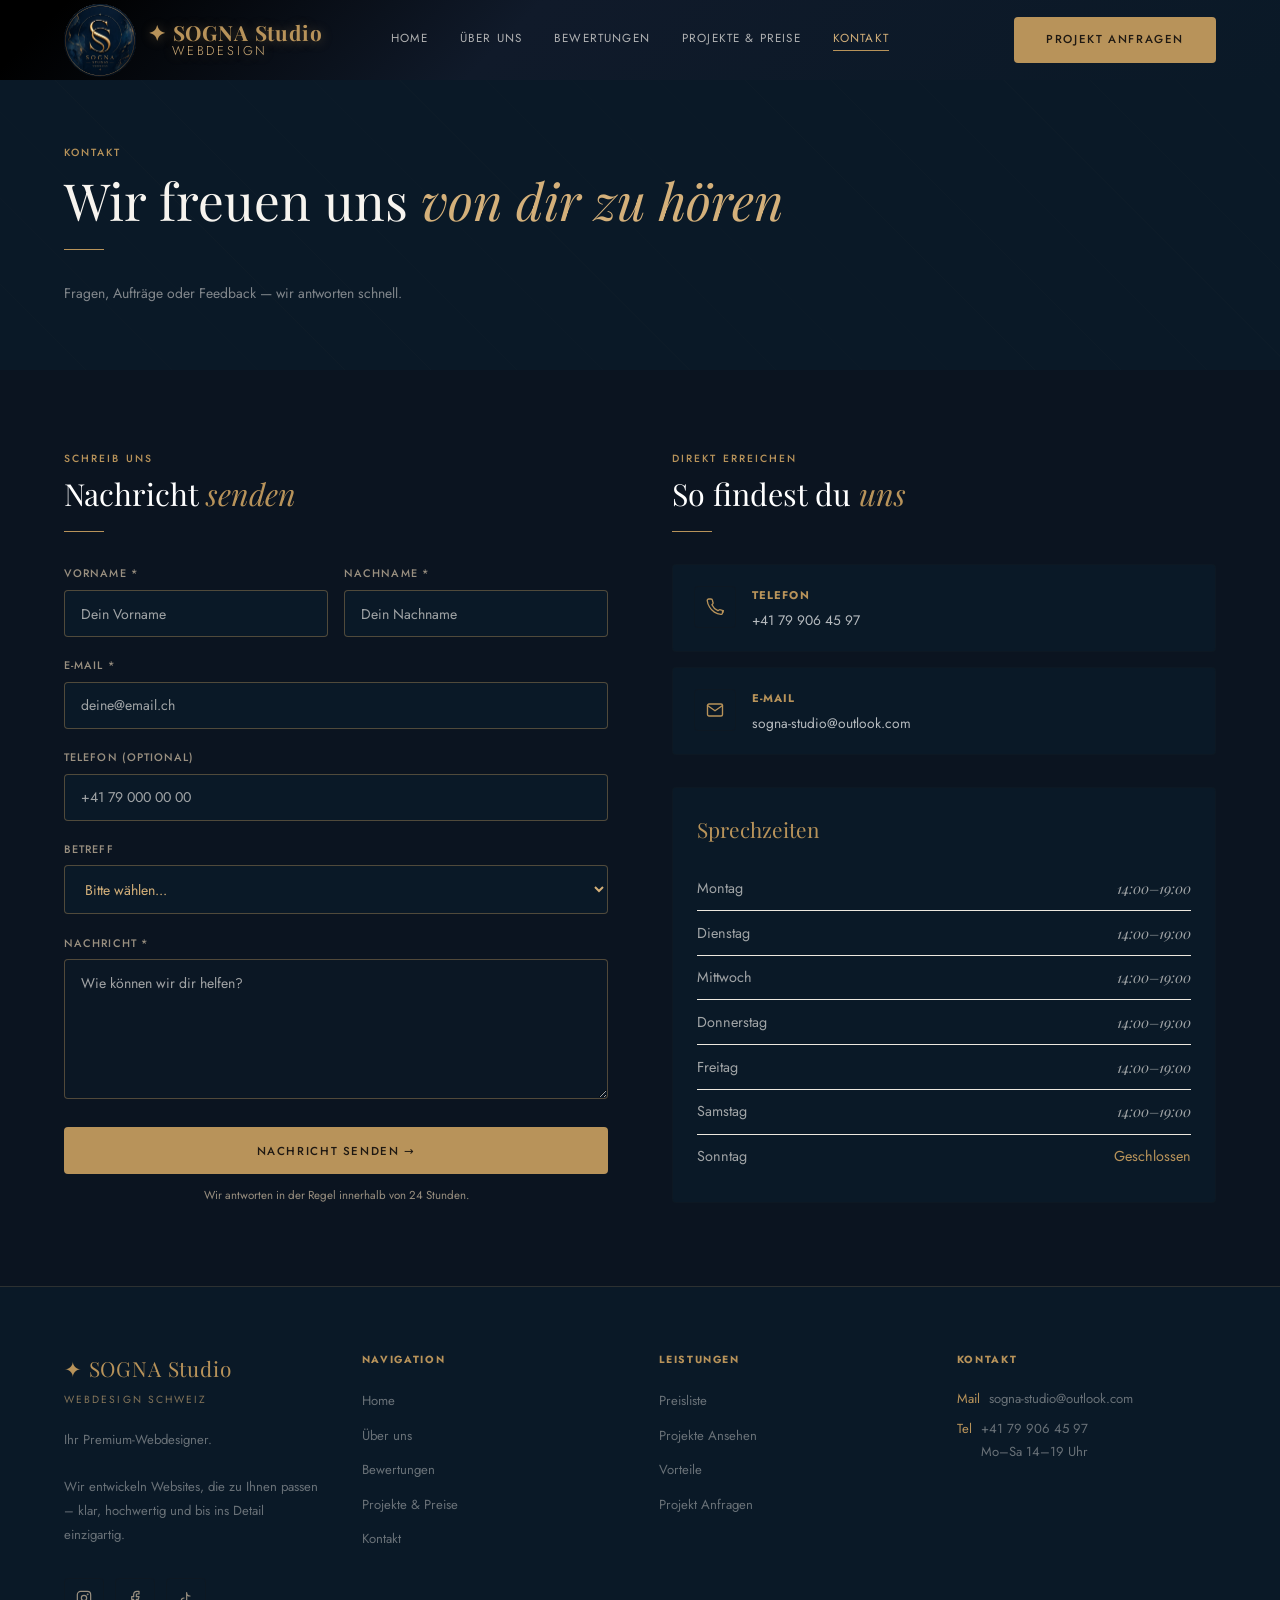
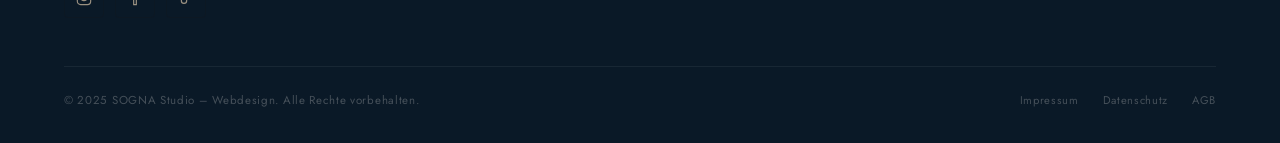
<file: kontakt.html>
<!DOCTYPE html>
<html lang="de">
<head>
  <meta charset="UTF-8">
  <meta name="viewport" content="width=device-width, initial-scale=1.0">
  <title>Kontakt — Atelier Meier Zürich</title>
  <link href="https://fonts.googleapis.com/css2?family=Playfair+Display:ital,wght@0,400;0,600;1,400&family=Jost:wght@300;400;500;600&display=swap" rel="stylesheet">
  <link rel="stylesheet" href="style.css">
  <style>
    .page-hero {
      background: linear-gradient(135deg, var(--espresso), #2a1e10, var(--espresso-mid));
      padding: calc(var(--header-h) + 4rem) 5% 4rem;
      position: relative; overflow: hidden;
    }
    .page-hero::before { content:''; position:absolute; inset:0; background:repeating-linear-gradient(45deg,transparent,transparent 60px,rgba(184,147,90,0.02) 61px); }
    .page-hero-content { position:relative; z-index:1; }

    /* Map placeholder */
    .map-box {
      width: 100%; aspect-ratio: 16/7;
      background: linear-gradient(135deg, #1a1208, #2a1e10);
      border: 1px solid var(--border-gold);
      border-radius: var(--radius-lg);
      display: flex; align-items: center; justify-content: center;
      flex-direction: column; gap: 1rem;
      margin-top: 3rem;
      position: relative; overflow: hidden;
    }
    .map-box::before {
      content: '';
      position: absolute; inset: 0;
      background: repeating-linear-gradient(0deg, transparent, transparent 29px, rgba(184,147,90,0.04) 30px),
                  repeating-linear-gradient(90deg, transparent, transparent 29px, rgba(184,147,90,0.04) 30px);
    }
    .map-pin {
      width: 40px; height: 40px;
      background: var(--gold); border-radius: 50% 50% 50% 0;
      transform: rotate(-45deg);
      position: relative; z-index: 1;
      box-shadow: 0 4px 16px rgba(184,147,90,0.4);
    }
    .map-pin::after {
      content: ''; position: absolute;
      top: 50%; left: 50%; transform: translate(-50%,-50%);
      width: 14px; height: 14px;
      background: var(--espresso); border-radius: 50%;
    }
    .map-text { position: relative; z-index: 1; text-align: center; }
    .map-text p { font-family: var(--serif); font-style: italic; color: rgba(184,147,90,0.5); font-size: 0.85rem; }
    .map-text small { font-size: 0.68rem; color: rgba(247,244,239,0.2); letter-spacing: 0.1em; text-transform: uppercase; font-family: var(--sans); }

    /* Opening hours table */
    .hours-table { width: 100%; }
    .hours-row {
      display: flex; justify-content: space-between; align-items: center;
      padding: 0.6rem 0; border-bottom: 1px solid var(--cream-dark);
      font-size: 0.85rem;
    }
    .hours-row:last-child { border-bottom: none; }
    .hours-day { color: var(--espresso-mid); font-weight: 400; }
    .hours-time { color: var(--gold-dark); font-family: var(--serif); font-style: italic; }
    .hours-closed { color: var(--taupe); }
  </style>
</head>
<body>

<header class="header dark-bg">
  <a href="index.html" class="nav-logo">
    <img src="images/SOGNA Studio rundes Logo.png" alt="SOGNA Studio Logo" class="logo-img">
    <span class="logo-text">
      ✦ SOGNA Studio
      <span>Webdesign</span>
    </span>
  </a>
  <nav class="nav-links">
    <a href="index.html">Home</a>
    <a href="index.html#about">Über uns</a>
    <a href="index.html#bewertungen">Bewertungen</a>
    <a href="produkte.html">Projekte & Preise</a>
    <a href="kontakt.html" class="active">Kontakt</a>
  </nav>
  <div class="nav-right">
    <a href="kontakt.html" class="btn btn-gold">Projekt anfragen</a>
    <button class="hamburger" aria-label="Menü"><span></span><span></span><span></span></button>
  </div>
</header>
<nav class="mobile-nav">
  <a href="index.html">Home</a>
  <a href="index.html#about">Über uns</a>
  <a href="index.html#bewertungen">Bewertungen</a>
  <a href="produkte.html">Projekte & Preise</a>
  <a href="kontakt.html">Kontakt</a>
</nav>

<!-- Hero -->
<div class="page-hero">
  <div class="page-hero-content">
    <span class="label">Kontakt</span>
    <h1 class="section-title light" style="font-size:clamp(2rem,5vw,3.2rem);">Wir freuen uns <em>von dir zu hören</em></h1>
    <div class="divider-gold"></div>
    <p style="color:rgba(247,244,239,0.5);font-size:0.87rem;max-width:440px;">Fragen, Aufträge oder Feedback — wir antworten schnell.</p>
  </div>
</div>

<section class="section">
  <div class="contact-layout">

    <!-- Kontaktformular -->
<div>
  <span class="label">Schreib uns</span>
  <h2 class="section-title" style="font-size:1.9rem;">Nachricht <em>senden</em></h2>
  <div class="divider-gold"></div>

  <form id="contact-form">

    <!-- WICHTIG für Netlify -->
    <input type="hidden" name="form-name" value="kontakt">

    <div class="form-row">
      <div class="form-group">
        <label class="form-label">Vorname *</label>
        <input type="text" name="vorname" class="form-input" placeholder="Dein Vorname" required>
      </div>

      <div class="form-group">
        <label class="form-label">Nachname *</label>
        <input type="text" name="nachname" class="form-input" placeholder="Dein Nachname" required>
      </div>
    </div>

    <div class="form-group">
      <label class="form-label">E-Mail *</label>
      <input type="email" name="email" class="form-input" placeholder="deine@email.ch" required>
    </div>

    <div class="form-group">
      <label class="form-label">Telefon (optional)</label>
      <input type="tel" name="telefon" class="form-input" placeholder="+41 79 000 00 00">
    </div>

    <div class="form-group">
      <label class="form-label">Betreff</label>
      <select name="betreff" class="form-select form-input">
        <option value="">Bitte wählen...</option>
        <option>Projektanfrage</option>
        <option>Preisanfrage</option>
        <option>Allgemeine Frage</option>
        <option>Feedback</option>
        <option>Anderes</option>
      </select>
    </div>

    <div class="form-group">
      <label class="form-label">Nachricht *</label>
      <textarea name="nachricht" class="form-textarea" placeholder="Wie können wir dir helfen?" style="min-height:140px;" required></textarea>
    </div>

    <button type="submit" class="btn btn-gold" style="width:100%;justify-content:center;padding:0.95rem;">
      Nachricht senden →
    </button>

    <p style="font-size:0.72rem;color:var(--taupe);text-align:center;margin-top:0.8rem;">
      Wir antworten in der Regel innerhalb von 24 Stunden.
    </p>

  </form>
</div>

    <!-- Kontakt Info -->
    <div>
      <span class="label">Direkt erreichen</span>
      <h2 class="section-title" style="font-size:1.9rem;">So findest du <em>uns</em></h2>
      <div class="divider-gold"></div>

      <div class="contact-info-item">
        <div class="contact-icon-box">
          <svg viewBox="0 0 24 24" stroke="currentColor" fill="none" stroke-width="1.8" stroke-linecap="round" stroke-linejoin="round" width="18" height="18">
            <path d="M22 16.92v3a2 2 0 0 1-2.18 2 19.79 19.79 0 0 1-8.63-3.07A19.5 19.5 0 0 1 4.69 12a19.79 19.79 0 0 1-3.07-8.67A2 2 0 0 1 3.6 1.27h3a2 2 0 0 1 2 1.72c.127.96.361 1.903.7 2.81a2 2 0 0 1-.45 2.11L7.91 8.96a16 16 0 0 0 8 8l1.27-.77a2 2 0 0 1 2.11-.45c.907.339 1.85.573 2.81.7A2 2 0 0 1 24 18.92"/>
          </svg>
        </div>
        <div>
          <h4>Telefon</h4>
          <p>+41 79 906 45 97</p>
        </div>
      </div>

      <div class="contact-info-item">
        <div class="contact-icon-box">
          <svg viewBox="0 0 24 24" stroke="currentColor" fill="none" stroke-width="1.8" stroke-linecap="round" stroke-linejoin="round" width="18" height="18">
            <path d="M4 4h16c1.1 0 2 .9 2 2v12c0 1.1-.9 2-2 2H4c-1.1 0-2-.9-2-2V6c0-1.1.9-2 2-2z"/><polyline points="22,6 12,13 2,6"/>
          </svg>
        </div>
        <div>
          <h4>E-Mail</h4>
          <p>sogna-studio@outlook.com</p>
        </div>
      </div>

      <!-- Öffnungszeiten -->
      <div class="hours-box card-border" style="margin-top:2rem;padding:1.5rem;background:var(--bluee);border-radius:var(--radius); border: var(--border-gold) 0px solid;">
        <h4 style="font-family:var(--serif);font-size:1.3rem;font-weight:400;margin-bottom:1.2rem;color:var(--gold);">Sprechzeiten</h4>
        <div class="hours-table">
          <div class="hours-row"><span class="hours-day">Montag</span><span class="hours-time">14:00–19:00</span></div>
          <div class="hours-row"><span class="hours-day">Dienstag</span><span class="hours-time">14:00–19:00</span></div>
          <div class="hours-row"><span class="hours-day">Mittwoch</span><span class="hours-time">14:00–19:00</span></div>
          <div class="hours-row"><span class="hours-day">Donnerstag</span><span class="hours-time">14:00–19:00</span></div>
          <div class="hours-row"><span class="hours-day">Freitag</span><span class="hours-time">14:00–19:00</span></div>
          <div class="hours-row"><span class="hours-day">Samstag</span><span class="hours-time">14:00–19:00</span></div>
          <div class="hours-row"><span class="hours-day">Sonntag</span><span class="hours-closed">Geschlossen</span></div>
        </div>
      </div>
    </div>
  </div>
</section>

<footer class="footer">
  <div class="footer-grid">
    <div class="footer-brand">
      <span class="footer-brand-name">✦ SOGNA Studio</span>
      <span class="footer-brand-sub">Webdesign Schweiz</span>
      <p>Ihr Premium-Webdesigner.<br> <br>Wir entwickeln Websites, die zu Ihnen passen – klar, hochwertig und bis ins Detail einzigartig.</p>
      <div class="social-row">
        <a href="https://www.instagram.com/" target="_blank" rel="noopener" class="social-icon-btn" aria-label="Instagram">
          <svg viewBox="0 0 24 24"><rect x="2" y="2" width="20" height="20" rx="5" ry="5"/><circle cx="12" cy="12" r="4"/><circle cx="17.5" cy="6.5" r="0.5" fill="currentColor"/></svg>
        </a>
        <a href="https://www.facebook.com/" target="_blank" rel="noopener" class="social-icon-btn" aria-label="Facebook">
          <svg viewBox="0 0 24 24"><path d="M18 2h-3a5 5 0 0 0-5 5v3H7v4h3v8h4v-8h3l1-4h-4V7a1 1 0 0 1 1-1h3z"/></svg>
        </a>
        <a href="https://www.tiktok.com/" target="_blank" rel="noopener" class="social-icon-btn" aria-label="TikTok">
          <svg viewBox="0 0 24 24"><path d="M9 12a4 4 0 1 0 4 4V4a5 5 0 0 0 5 5"/></svg>
        </a>
      </div>
    </div>
    <div class="footer-col">
      <h4>Navigation</h4>
      <ul><li><a href="index.html">Home</a></li><li><a href="index.html#about">Über uns</a></li><li><a href="index.html#bewertungen">Bewertungen</a></li><li><a href="produkte.html">Projekte & Preise</a></li><li><a href="kontakt.html" class="active">Kontakt</a></li></ul>
    </div>
    <div class="footer-col">
      <h4>Leistungen</h4>
      <ul><li><a href="produkte.html#Preise" class="active">Preisliste</a></li><li><a href="produkte.html#Projekte">Projekte Ansehen</a></li><li><a href="produkte.html#Vorteile">Vorteile</a></li><li><a href="kontakt.html">Projekt Anfragen</a></li></ul>
    </div>
    <div class="footer-col">
      <h4>Kontakt</h4>
      <a class="footer-contact-line" href="mailto:sogna-studio@outlook.com"><span>Mail</span><span>sogna-studio@outlook.com</span></a>
      <a class="footer-contact-line" href="tel:+41441234567"><span>Tel</span><span>+41 79 906 45 97 <br>Mo–Sa 14–19 Uhr</span></a>
    </div>
  </div>
  <div class="footer-bottom">
    <p>© 2025 SOGNA Studio – Webdesign. Alle Rechte vorbehalten.</p>
    <div class="footer-bottom-links">
      <a href="Impressum SOGNA Studio.pdf">Impressum</a>
      <a href="Datenschutzerklärung SOGNA Studio.pdf">Datenschutz</a>
      <a href="AGBs SOGNA Studio.pdf">AGB</a>
    </div>
  </div>
</footer>

<script src="script.js"></script>
</body>
</html>
</file>
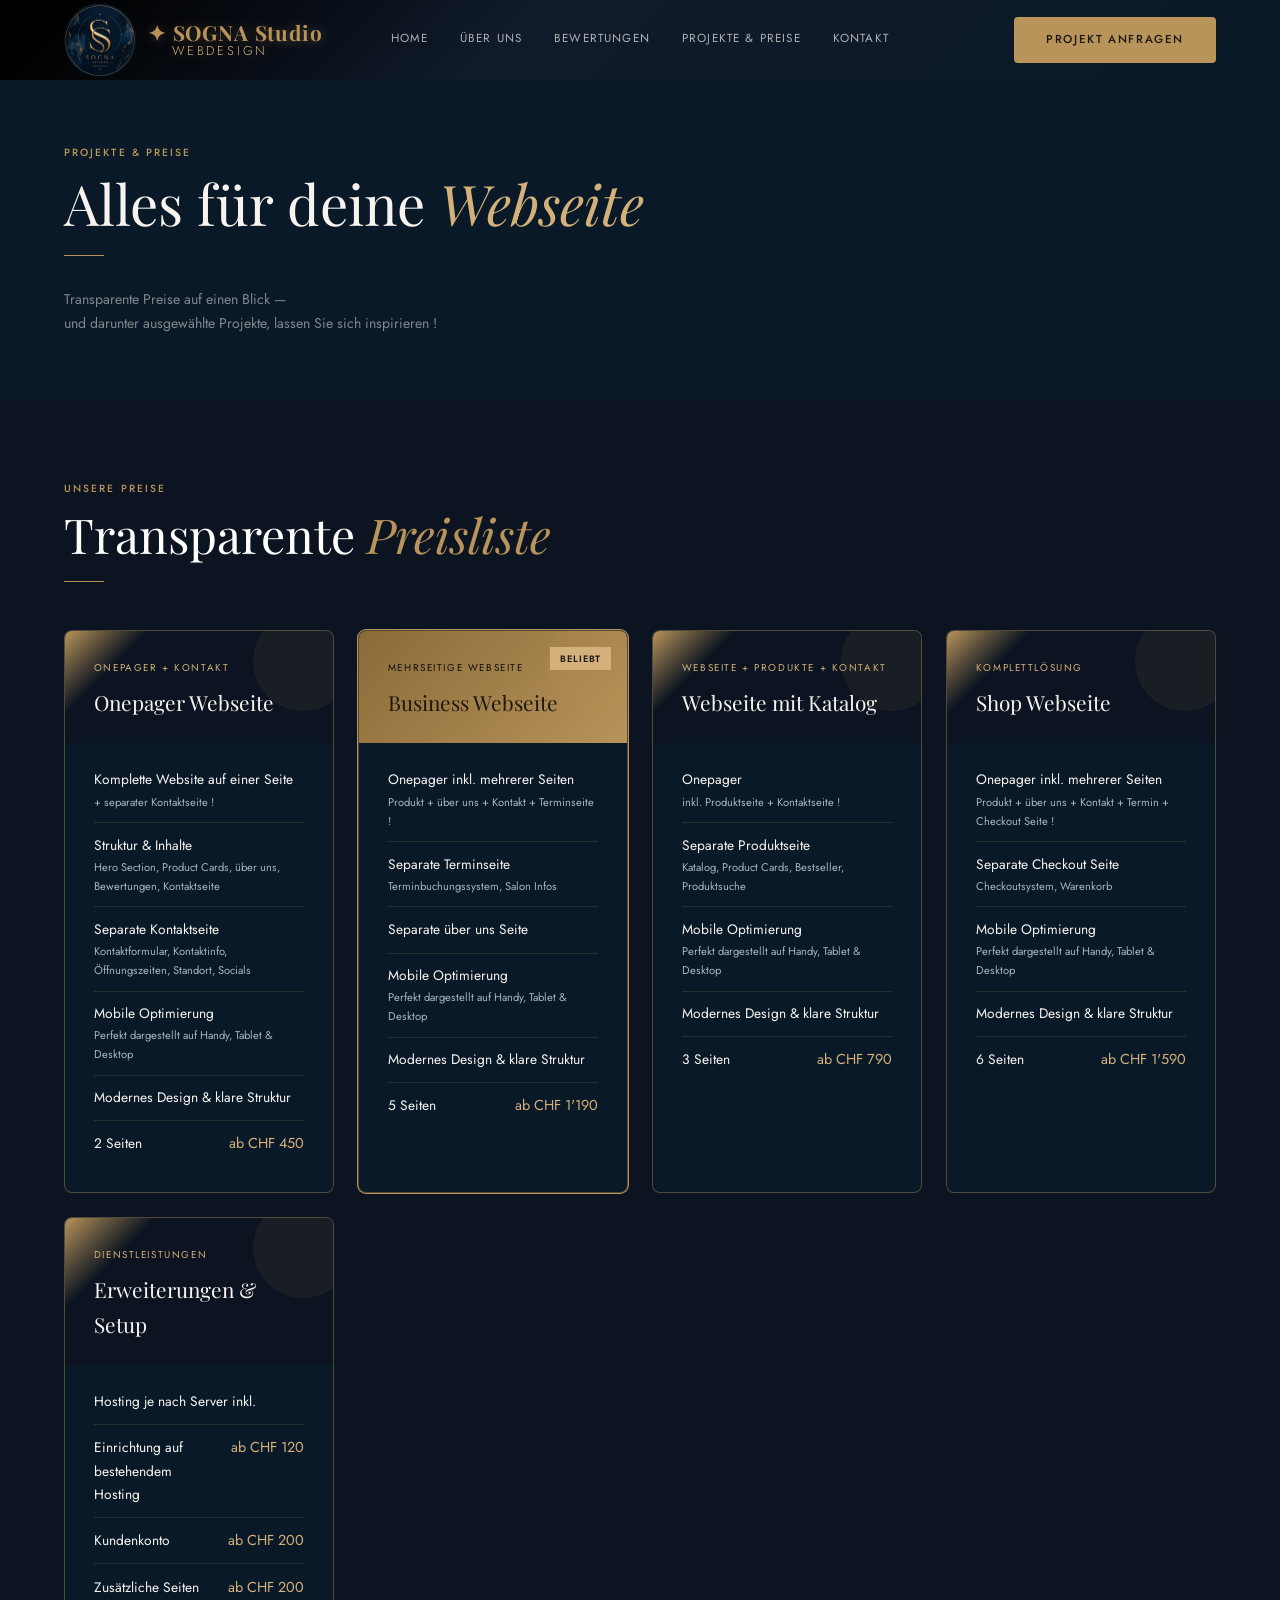
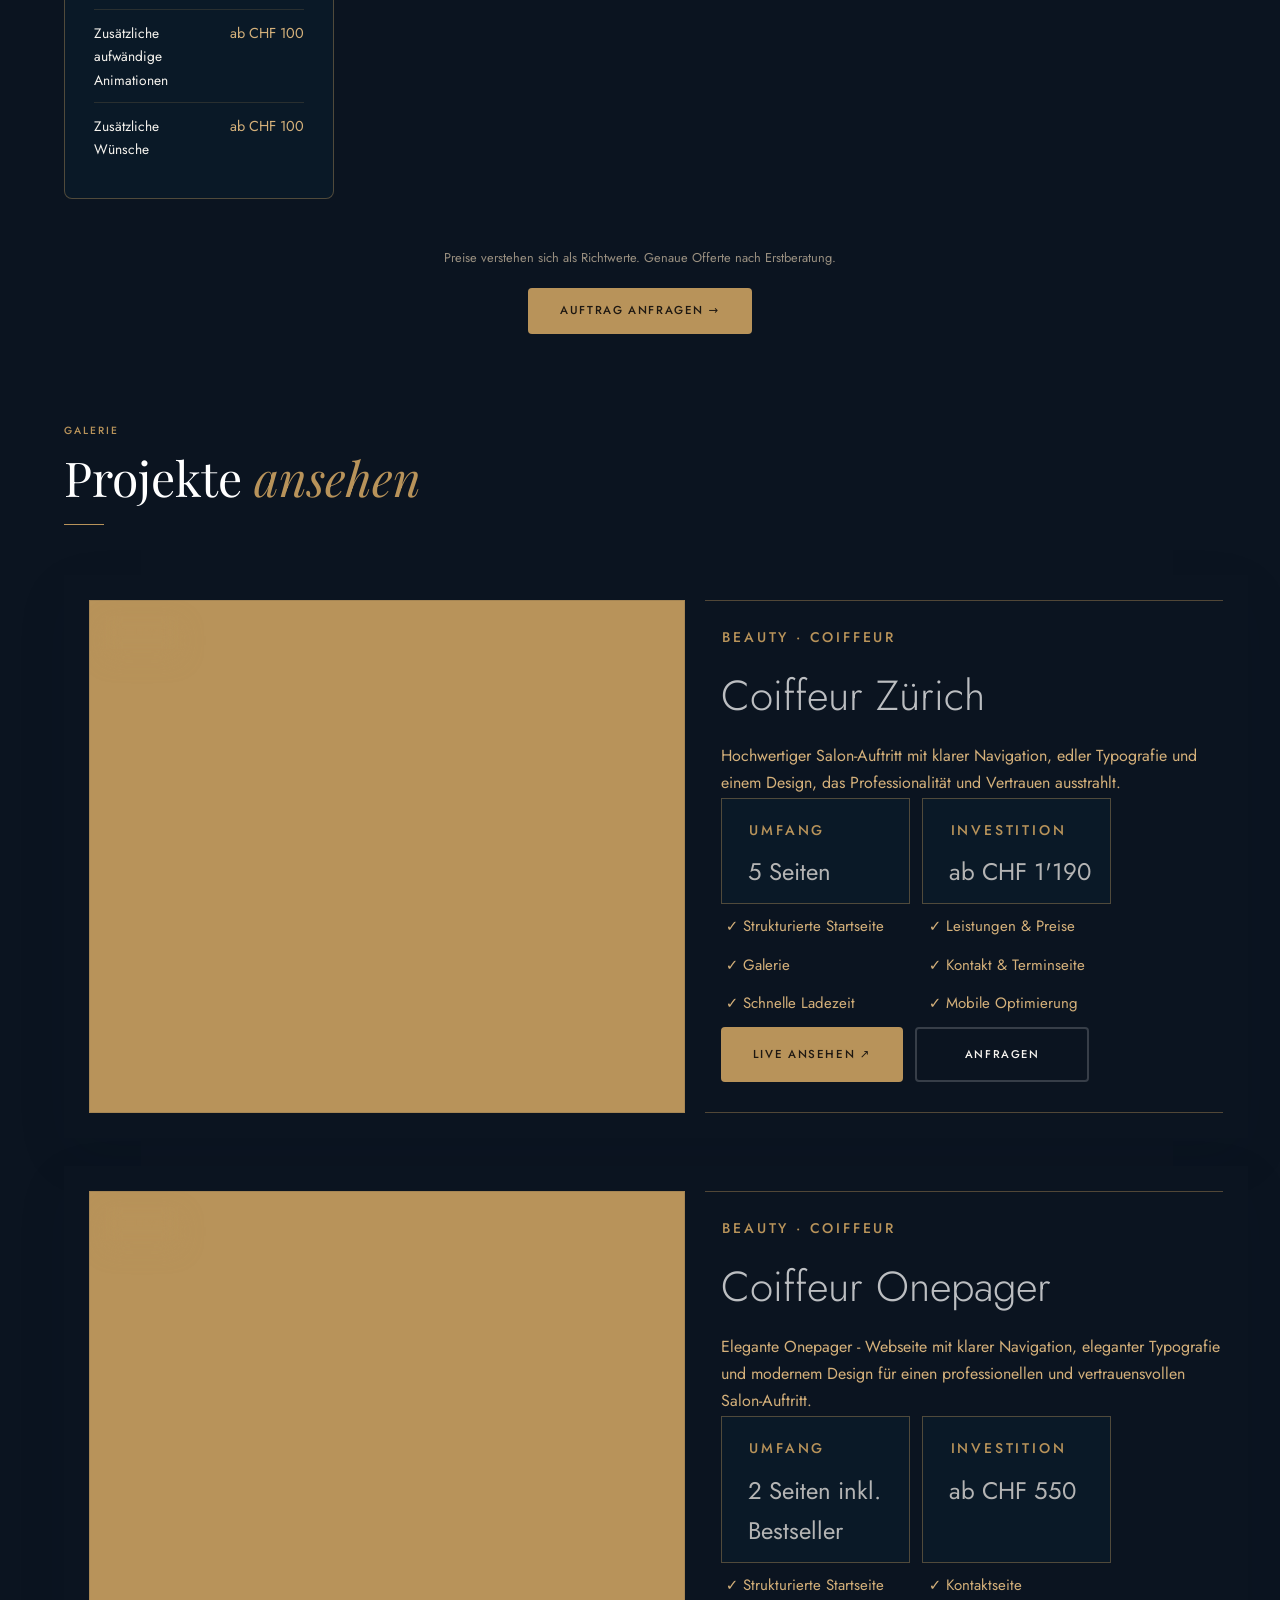
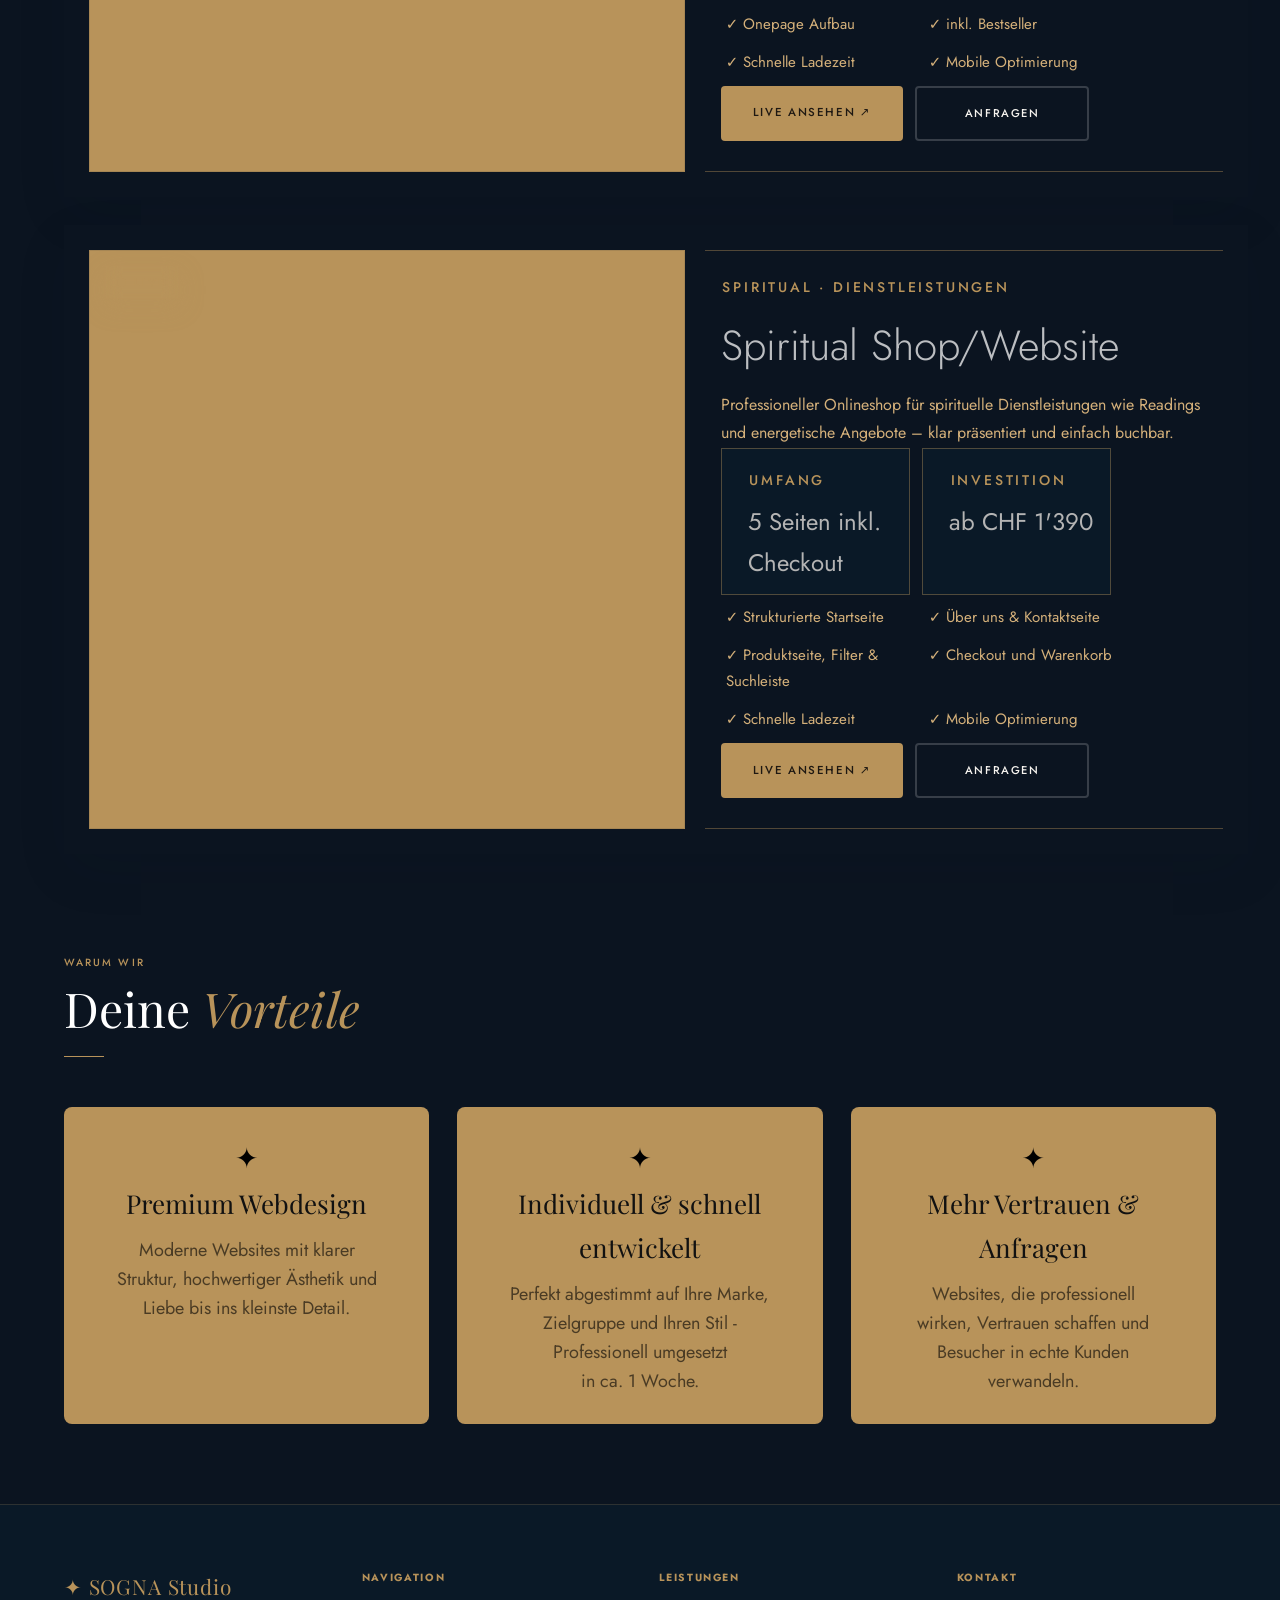
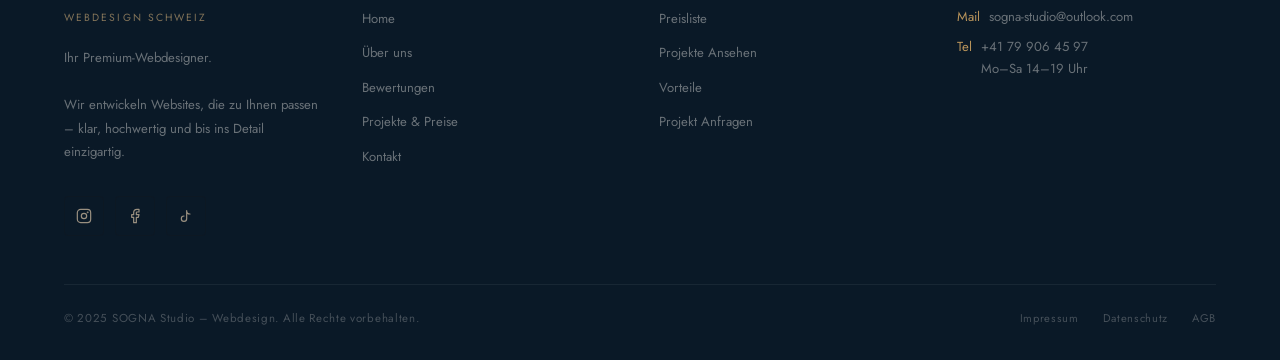
<file: produkte.html>
<!DOCTYPE html>
<html lang="de">
<head>
  <meta charset="UTF-8">
  <meta name="viewport" content="width=device-width, initial-scale=1.0">
  <title>Leistungen & Preise — Atelier Meier Zürich</title>
  <link href="https://fonts.googleapis.com/css2?family=Playfair+Display:ital,wght@0,400;0,600;1,400&family=Jost:wght@300;400;500;600&family=Cormorant+Garamond:ital,wght@1,400&display=swap" rel="stylesheet">
  <link rel="stylesheet" href="style.css">
  <style>
    .page-hero {
      background: linear-gradient(135deg, var(--espresso) 0%, #2a1e10 50%, var(--espresso-mid) 100%);
      padding: calc(var(--header-h) + 4rem) 5% 4rem;
      position: relative; overflow: hidden;
    }
    .page-hero::before {
      content: ''; position: absolute; inset: 0;
      background: repeating-linear-gradient(45deg, transparent, transparent 60px, rgba(184,147,90,0.02) 61px),
                  repeating-linear-gradient(-45deg, transparent, transparent 60px, rgba(255,255,255,0.01) 61px);
    }
    .page-hero-content { position: relative; z-index: 1; }
    .cc-style { background: linear-gradient(160deg,#2a1e10,#1a1208); }
    .cc-cut { background: linear-gradient(160deg,#c8bfb2,#ddd8d0); }
    .cc-color { background: linear-gradient(160deg,#5a3d28,#8a6040); }
    .cc-before-style { background: linear-gradient(160deg,#9a9080,#b0a898); }
    .cc-before-cut { background: linear-gradient(160deg,#ede8df,#d8d0c0); }
    .cc-before-color { background: linear-gradient(160deg,#9a9080,#aaa098); }
  </style>
</head>
<body>

<header class="header dark-bg">
  <a href="index.html" class="nav-logo">
    <img src="images/SOGNA Studio rundes Logo.png" alt="SOGNA Studio Logo" class="logo-img">
    <span class="logo-text">
      ✦ SOGNA Studio
      <span>Webdesign</span>
    </span>
  </a>
  <nav class="nav-links">
    <a href="index.html">Home</a>
    <a href="index.html#about">Über uns</a>
    <a href="index.html#bewertungen">Bewertungen</a>
    <a href="produkte.html" class="active">Projekte & Preise</a>
    <a href="kontakt.html">Kontakt</a>
  </nav>
  <div class="nav-right">
    <a href="kontakt.html" class="btn btn-gold">Projekt anfragen</a>
    <button class="hamburger" aria-label="Menü"><span></span><span></span><span></span></button>
  </div>
</header>
<nav class="mobile-nav">
  <a href="index.html">Home</a>
  <a href="index.html#about">Über uns</a>
  <a href="index.html#bewertungen">Bewertungen</a>
  <a href="produkte.html">Projekte & Preise</a>
  <a href="kontakt.html">Kontakt</a>
</nav>

<!-- Page Hero -->
<div class="page-hero">
  <div class="page-hero-content">
    <span class="label">Projekte & Preise</span>
    <h1 class="section-title light" style="font-size:clamp(2rem,5vw,3.5rem);">Alles für deine <em>Webseite</em></h1>
    <div class="divider-gold"></div>
    <p style="color:rgba(247,244,239,0.5);font-size:0.88rem;max-width:560px;">Transparente Preise auf einen Blick —<br> und darunter ausgewählte Projekte, lassen Sie sich inspirieren !</p>
  </div>
</div>

<!-- ═══ PREISTABELLE ═══ -->
<section class="section bg-offwhite" id="Preise">
  <div class="fade-up" style="text-align:center;">
    <span class="label">Unsere Preise</span>
    <h2 class="section-title">Transparente <em>Preisliste</em></h2>
    <div class="divider-gold left"></div>
</div>
  <div class="price-grid fade-up">
    <!-- Damen Schnitt -->
    <div class="price-card">
      <div class="price-card-header">
        <span class="price-cat">Onepager + Kontakt</span>
        <div class="price-name">Onepager Webseite</div>
      </div>
      <div class="price-card-body">
        <div class="price-item" style="padding-top: 0rem;">
          <div><span class="price-item-name">Komplette Website auf einer Seite <br><span class="price-item-desc">+ separater Kontaktseite !</span></div>

        </div>
        <div class="price-item">
          <div><span class="price-item-name">Struktur & Inhalte</span><span class="price-item-desc">Hero Section, Product Cards, über uns, Bewertungen, Kontaktseite</span></div>

       </div>
        <div class="price-item">
          <div><span class="price-item-name">Separate Kontaktseite</span><span class="price-item-desc">Kontaktformular, Kontaktinfo, Öffnungszeiten, Standort, Socials</span></div>


        </div>
        <div class="price-item">
          <div><span class="price-item-name">Mobile Optimierung</span><span class="price-item-desc">Perfekt dargestellt auf Handy, Tablet & Desktop</span></div>

        </div>
        <div class="price-item">
          <div><span class="price-item-name">Modernes Design & klare Struktur</span></div>


        </div>
        <div class="price-item">
          <div><span class="price-item-name">2 Seiten </span></div>

          <span class="price-item-price">ab CHF 450</span>
        </div>


      </div>
    </div>

    <!-- Farbe – featured -->
    <div class="price-card featured">
      <div class="price-card-header">
        <span class="price-badge">Beliebt</span>
        <span class="price-cat" style="color: var(--black)!important;">Mehrseitige Webseite</span>
        <div class="price-name">Business Webseite</div>
      </div>
      <div class="price-card-body">
        <div class="price-item" style="padding-top: 0rem;">
          <div><span class="price-item-name">Onepager inkl. mehrerer Seiten</span><span class="price-item-desc"> Produkt + über uns + Kontakt + Terminseite  !</span></div>

        </div>
        <div class="price-item">
          <div><span class="price-item-name">Separate Terminseite</span><span class="price-item-desc">Terminbuchungssystem, Salon Infos</span></div>


        </div>
        <div class="price-item">
          <div><span class="price-item-name">Separate über uns Seite</span><span class="price-item-desc"></span></div>

        </div>
        <div class="price-item">
          <div><span class="price-item-name">Mobile Optimierung</span><span class="price-item-desc">Perfekt dargestellt auf Handy, Tablet & Desktop</span></div>

        </div>
        <div class="price-item">
          <div><span class="price-item-name">Modernes Design & klare Struktur</span></div>

        </div>
        <div class="price-item">
          <div><span class="price-item-name">5 Seiten</span></div>

          <span class="price-item-price">ab CHF 1'190</span>
        </div>
      </div>
    </div>

    <!-- Herren -->
    <div class="price-card">
      <div class="price-card-header">
        <span class="price-cat">Webseite + Produkte + Kontakt</span>
        <div class="price-name">Webseite mit Katalog</div>
      </div>
      <div class="price-card-body">
        <div class="price-item" style="padding-top: 0rem;">
          <div><span class="price-item-name">Onepager </span><span class="price-item-desc"> inkl. Produktseite + Kontaktseite !</span></div>

        </div>
        <div class="price-item">
          <div><span class="price-item-name">Separate Produktseite</span><span class="price-item-desc">Katalog, Product Cards, Bestseller, Produktsuche</span></div>

        </div>
        <div class="price-item">
          <div><span class="price-item-name">Mobile Optimierung</span><span class="price-item-desc">Perfekt dargestellt auf Handy, Tablet & Desktop</span></div>

        </div>
        <div class="price-item">
          <div><span class="price-item-name">Modernes Design & klare Struktur</span></div>

        </div>
        <div class="price-item">
          <div><span class="price-item-name">3 Seiten</span></div>

          <span class="price-item-price">ab CHF 790</span>
        </div>
      </div>
    </div>

    <!-- Treatments -->
    <div class="price-card">
      <div class="price-card-header">
        <span class="price-cat">Komplettlösung</span>
        <div class="price-name">Shop Webseite</div>
      </div>
      <div class="price-card-body">
        <div class="price-item" style="padding-top: 0rem;">
          <div><span class="price-item-name">Onepager inkl. mehrerer Seiten</span><span class="price-item-desc"> Produkt + über uns + Kontakt + Termin + Checkout Seite !</span></div>

        </div>
        <div class="price-item">
          <div><span class="price-item-name">Separate Checkout Seite</span><span class="price-item-desc">Checkoutsystem, Warenkorb</span></div>

        </div>
        <div class="price-item">
          <div><span class="price-item-name">Mobile Optimierung</span><span class="price-item-desc">Perfekt dargestellt auf Handy, Tablet & Desktop</span></div>

        </div>
        <div class="price-item">
          <div><span class="price-item-name">Modernes Design & klare Struktur</span></div>

        </div>
        <div class="price-item">
          <div><span class="price-item-name">6 Seiten</span></div>

          <span class="price-item-price">ab CHF 1'590</span>
        </div>
      </div>
    </div>

    <!-- Bridal -->
    <div class="price-card">
      <div class="price-card-header">
        <span class="price-cat">Dienstleistungen</span>
        <div class="price-name">Erweiterungen & Setup</div>
      </div>
      <div class="price-card-body">
        <div class="price-item" style="padding-top: 0rem;">
          <div><span class="price-item-name">Hosting je nach Server inkl.</span></div>
            </div>
          <div class="price-item">
            <span class="price-item-name">Einrichtung auf bestehendem Hosting</span>
          <span class="price-item-price">ab CHF 120</span>
        </div>

          <div class="price-item">
          <div><span class="price-item-name">Kundenkonto</span></div>
              <span class="price-item-price">ab CHF 200</span>
            </div>

        <div class="price-item">
          <div><span class="price-item-name">Zusätzliche Seiten</span></div>
          <span class="price-item-price">ab CHF 200</span>
        </div>
        <div class="price-item">
          <div><span class="price-item-name">Zusätzliche aufwändige Animationen</span></div>
          <span class="price-item-price">ab CHF 100 </span>
        </div>

                
        <div class="price-item">
          <div><span class="price-item-name">Zusätzliche Wünsche</span></div>
          <span class="price-item-price">ab CHF 100 </span>
          </div>

      </div>
    </div>

  </div>
  <div style="text-align:center;margin-top:3rem;">
    <p style="color:var(--taupe);font-size:0.8rem;margin-bottom:1.2rem;">Preise verstehen sich als Richtwerte. Genaue Offerte nach Erstberatung.</p>
    <a href="kontakt.html" class="btn btn-gold">Auftrag anfragen →</a>
  </div>
</section>
    <!-- Hero -->
<div class="page-hero-xo" style="padding: calc(var(--header-h) + 0rem) 5% 2rem;">
  <div class="page-hero-content" style="text-align:center;">
  <span class="label" id="Projekte">Galerie</span>
    <h2 class="section-title">Projekte <em> ansehen</em></h2>
    <div class="divider-gold left"></div>
   </div>
</div>

<section class="showcase">

    <div class="showcase-list">

      <article class="show-card">
        <div class="show-frame">
          <div class="live-badge"><span class="live-dot"></span>Live</div>
          <div class="iframe-wrap">
            <iframe src="https://sognastudio.github.io/coiffeur-zuerich/" loading="lazy" title="Coiffeur Zürich Vorschau"></iframe>
          </div>
        </div>
        <div class="show-info">
          <p class="label-xo">Beauty · Coiffeur</p>
          <h3>Coiffeur Zürich</h3>
          <p class="show-text">Hochwertiger Salon-Auftritt mit klarer Navigation, edler Typografie und einem Design, das Professionalität und Vertrauen ausstrahlt.</p>
          <div class="show-meta">
            <div><span class="label">Umfang</span><strong>5 Seiten</strong></div>
            <div><span class="label">Investition</span><strong>ab CHF 1'190</strong></div>
          </div>
          <ul class="show-features">
            <li>✓ Strukturierte Startseite</li><li>✓ Leistungen & Preise</li>
            <li>✓ Galerie</li><li>✓ Kontakt & Terminseite</li>
            <li>✓ Schnelle Ladezeit</li><li>✓ Mobile Optimierung</li>
          </ul>
          <div class="show-ctas">
            <a class="btn btn-gold" target="_blank" rel="noopener" href="https://sognastudio.github.io/coiffeur-zuerich/">Live ansehen ↗</a>
            <a class="btn btn-outline-light" href="kontakt.html">Anfragen</a>
          </div>
        </div>
      </article>

      <article class="show-card">
        <div class="show-frame">
          <div class="live-badge"><span class="live-dot"></span>Live</div>
          <div class="iframe-wrap">
            <iframe src="https://sognastudio.github.io/coiffeur-blanc/" loading="lazy" title="Beauty Studio Vorschau"></iframe>
          </div>
        </div>
        <div class="show-info">
          <p class="label-xo">Beauty · Coiffeur</p>
          <h3>Coiffeur Onepager</h3>
          <p class="show-text">Elegante Onepager - Webseite mit klarer Navigation, eleganter Typografie und modernem Design für einen professionellen und vertrauensvollen Salon-Auftritt.</p>
          <div class="show-meta">
            <div><span class="label">Umfang</span><strong>2 Seiten inkl. Bestseller</strong></div>
            <div><span class="label">Investition</span><strong>ab CHF 550</strong></div>
          </div>
          <ul class="show-features">
            <li>✓ Strukturierte Startseite</li><li>✓ Kontaktseite</li>
            <li>✓ Onepage Aufbau</li><li>✓ inkl. Bestseller</li>
            <li>✓ Schnelle Ladezeit</li><li>✓ Mobile Optimierung</li>
          </ul>
          <div class="show-ctas">
            <a class="btn btn-gold" target="_blank" rel="noopener" href="https://sognastudio.github.io/coiffeur-blanc/">Live ansehen ↗</a>
            <a class="btn btn-outline-light" href="kontakt.html">Anfragen</a>
          </div>
        </div>
      </article>

      <article class="show-card">
        <div class="show-frame">
          <div class="live-badge"><span class="live-dot"></span>Live</div>
          <div class="iframe-wrap">
            <iframe src="https://sognastudio.github.io/Seelen-Magie-Bibliothek/" loading="lazy" title="Local Business Vorschau"></iframe>
          </div>
        </div>
        <div class="show-info">
          <p class="label-xo">Spiritual · Dienstleistungen</p>
          <h3>Spiritual Shop/Website</h3>
          <p class="show-text">Professioneller Onlineshop für spirituelle Dienstleistungen wie Readings und energetische Angebote – klar präsentiert und einfach buchbar.</p>
          <div class="show-meta">
            <div><span class="label">Umfang</span><strong>5 Seiten inkl. Checkout</strong></div>
            <div><span class="label">Investition</span><strong>ab CHF 1'390</strong></div>
          </div>
          <ul class="show-features">
            <li>✓ Strukturierte Startseite</li><li>✓ Über uns & Kontaktseite</li>
            <li>✓ Produktseite, Filter & Suchleiste</li><li>✓ Checkout und Warenkorb</li>
            <li>✓ Schnelle Ladezeit</li><li>✓ Mobile Optimierung</li>
          </ul>
          <div class="show-ctas">
            <a class="btn btn-gold" target="_blank" rel="noopener" href="https://sognastudio.github.io/Seelen-Magie-Bibliothek/">Live ansehen ↗</a>
            <a class="btn btn-outline-light" href="kontakt.html">Anfragen</a>
          </div>
        </div>
      </article>

    </div>
  </div>
</section>

<section class="benefits" id="Vorteile">
  <div class="container">

    <span class="label">Warum wir</span>
    <h2 class="section-title">Deine <em>Vorteile</em></h2>
    <div class="divider-gold left"></div>

    <div class="benefits-grid">

      <div class="benefit-card">
        <div class="benefit-icon">✦</div>
        <h3>Premium Webdesign</h3>
        <p>Moderne Websites mit klarer Struktur, hochwertiger Ästhetik und Liebe bis ins kleinste Detail.</p>
      </div>

      <div class="benefit-card">
        <div class="benefit-icon">✦</div>
        <h3>Individuell & schnell entwickelt</h3>
        <p>Perfekt abgestimmt auf Ihre Marke, Zielgruppe und Ihren Stil - Professionell umgesetzt<br>in ca. 1 Woche.</p>
      </div>

      <div class="benefit-card">
        <div class="benefit-icon">✦</div>
        <h3>Mehr Vertrauen & Anfragen</h3>
        <p>Websites, die professionell wirken, Vertrauen schaffen und Besucher in echte Kunden verwandeln.</p>
      </div>

    </div>

  </div>
</section>

<footer class="footer">
  <div class="footer-grid">
    <div class="footer-brand">
      <span class="footer-brand-name">✦ SOGNA Studio</span>
      <span class="footer-brand-sub">Webdesign Schweiz</span>
      <p>Ihr Premium-Webdesigner.<br> <br>Wir entwickeln Websites, die zu Ihnen passen – klar, hochwertig und bis ins Detail einzigartig.</p>
      <div class="social-row">
        <a href="https://www.instagram.com/" target="_blank" rel="noopener" class="social-icon-btn" aria-label="Instagram">
          <svg viewBox="0 0 24 24"><rect x="2" y="2" width="20" height="20" rx="5" ry="5"/><circle cx="12" cy="12" r="4"/><circle cx="17.5" cy="6.5" r="0.5" fill="currentColor"/></svg>
        </a>
        <a href="https://www.facebook.com/" target="_blank" rel="noopener" class="social-icon-btn" aria-label="Facebook">
          <svg viewBox="0 0 24 24"><path d="M18 2h-3a5 5 0 0 0-5 5v3H7v4h3v8h4v-8h3l1-4h-4V7a1 1 0 0 1 1-1h3z"/></svg>
        </a>
        <a href="https://www.tiktok.com/" target="_blank" rel="noopener" class="social-icon-btn" aria-label="TikTok">
          <svg viewBox="0 0 24 24"><path d="M9 12a4 4 0 1 0 4 4V4a5 5 0 0 0 5 5"/></svg>
        </a>
      </div>
    </div>
    <div class="footer-col">
      <h4>Navigation</h4>
      <ul><li><a href="index.html">Home</a></li><li><a href="index.html#about">Über uns</a></li><li><a href="index.html#bewertungen">Bewertungen</a></li><li><a href="produkte.html" class="active">Projekte & Preise</a></li><li><a href="kontakt.html">Kontakt</a></li></ul>
    </div>
    <div class="footer-col">
      <h4>Leistungen</h4>
      <ul><li><a href="produkte.html#Preise" class="active">Preisliste</a></li><li><a href="produkte.html#Projekte">Projekte Ansehen</a></li><li><a href="produkte.html#Vorteile">Vorteile</a></li><li><a href="kontakt.html">Projekt Anfragen</a></li></ul>
    </div>
    <div class="footer-col">
      <h4>Kontakt</h4>
      <a class="footer-contact-line" href="mailto:sogna-studio@outlook.com"><span>Mail</span><span>sogna-studio@outlook.com</span></a>
      <a class="footer-contact-line" href="tel:+41441234567"><span>Tel</span><span>+41 79 906 45 97 <br>Mo–Sa 14–19 Uhr</span></a>
    </div>
  </div>
  <div class="footer-bottom">
    <p>© 2025 SOGNA Studio – Webdesign. Alle Rechte vorbehalten.</p>
    <div class="footer-bottom-links">
      <a href="Impressum SOGNA Studio.pdf">Impressum</a>
      <a href="Datenschutzerklärung SOGNA Studio.pdf">Datenschutz</a>
      <a href="AGBs SOGNA Studio.pdf">AGB</a>
    </div>
  </div>
</footer>

<script src="script.js"></script>
</body>
</html>
</file>
<file: style.css>
/* ============================================================
   COIFFEUR ZÜRICH — style.css
   Farben & Werte im :root ändern!
   ============================================================ */

:root {

 /* ── PRIMARY (DEIN BRAND LOOK) ── */
  --midnight:      #0B1420;
  --midnight-deep: #070E17;
  --navy:          #0F2233;
  --navy-soft:     #1A2F45;

  /* ── NEUTRALS ── */
  --text-soft:     #A8B3C2;

  /* ── ACCENTS ── */
  --accent-blue:   #2D4E6B;
  --bluee: #0a1927;
  --accent-glow:   rgba(80,140,200,0.2);

  /* ── BACKGROUNDS ── */
  --bg-main:       linear-gradient(135deg, #070E17 0%, #0F2233 100%);
  --bg-glass:      rgba(255,255,255,0.05);

 color: rgba(247, 244, 239, 0.897);

  --grauu: rgba(247,244,239,0.4);



  /* ── FARBEN ── */
  --cream:        #F7F4EF;
  --cream-dark:   #EDE8DF;
  --sand:         #ceb88a;
  --taupe:        #9A9080;
  --espresso:     #1E1812;
  --espresso-mid: #2C2318;
  --gold:         #B8935A;
  --gold-light:   #D4B07A;
  --gold-dark:    #8A6B38;
  --offwhite:     #0b1724;
  --white:        #FFFFFF;
  --black:        #111111;

  /* ── TYPOGRAFIE ── */
  --serif:        'Playfair Display', Georgia, serif;
  --sans:         'Jost', system-ui, sans-serif;
  --script:       'Cormorant Garamond', Georgia, serif;

  /* ── LAYOUT ── */
  --header-h:     80px;
  --radius:       4px;
  --radius-lg:    8px;
  --transition:   0.3s ease;

  /* ── BORDER ── */
  --border-light: rgba(255,255,255,0.18);
  --border-dark:  rgba(30,24,18,0.15);
  --border-gold:  rgba(184,147,90,0.4);
}

/* ── RESET ── */
*, *::before, *::after { box-sizing: border-box; margin: 0; padding: 0; }
html { scroll-behavior: smooth; font-size: 16px; }
body {
  background: var(--offwhite);
  color: var(--espresso);
  font-family: var(--sans);
  font-size: 0.95rem;
  line-height: 1.7;
  overflow-x: hidden;
}
a { color: inherit; text-decoration: none; }
img { max-width: 100%; display: block; object-fit: cover; }
button { cursor: pointer; font-family: var(--sans); border: none; }
ul { list-style: none; }

/* ── SCROLLBAR ── */
::-webkit-scrollbar { width: 5px; }
::-webkit-scrollbar-track { background: var(--cream); }
::-webkit-scrollbar-thumb { background: var(--gold); }

/* ============================================================
   TYPOGRAPHY HELPERS
   ============================================================ */
.label {
  font-size: 0.65rem;
  letter-spacing: 0.2em;
  text-transform: uppercase;
  font-weight: 500;
  color: var(--gold);
  display: block;
  margin-bottom: 0.6rem;
  text-align: left!important;
}
.label-xo {
  font-size: 0.65rem;
  letter-spacing: 0.2em;
  text-transform: uppercase;
  font-weight: 500;
  color: var(--gold);
  display: block;
  margin-bottom: 0.6rem;
}
.section-title {
  font-family: var(--serif);
  font-size: clamp(1.9rem, 4vw, 3rem);
  font-weight: 400;
  line-height: 1.15;
  color: var(--white);
  margin-bottom: 0.5rem;
  text-align: left!important;
}
.section-title em { font-style: italic; color: var(--gold); }
.section-title.light { color: var(--cream); }
.section-title.light em { color: var(--gold-light); }
.divider-gold {
  width: 40px; height: 1px;
  background: var(--gold);
  margin: 1.2rem 0 2rem;
}
.divider-gold.center { margin: 1.2rem auto 2rem; }


.page-hero {
  background: var(--bluee) !important; 
}

.page-hero-xo {
  background: var(--midnight) !important; 
  padding-top: 0.5rem!important;
  padding-bottom: 0.5rem!important;
}

.section {
  background: var(--midnight) !important;
}

.section .form-input {
  background: var(--bluee) !important;
  border: 1px solid var(--border-gold) !important;
}

.form-input::placeholder {
  color:  rgba(247, 244, 239, 0.637) !important;
}

.form-select {
  color: rgba(247, 244, 239, 0.637) !important;
  border: 1px solid var(--border-gold) !important;
}

.form-textarea{
  border: 1px solid var(--border-gold) !important;
}

.form-group ::placeholder {
  color: rgba(247, 244, 239, 0.637) !important;
}

.form-input{
  color: var(--gold-light) !important;
}

.form-textarea {
  color: var(--gold-light) !important;
}

.contact-info-item{
  background: var(--bluee) !important;
}

.contact-info-item h4{
  color: var(--gold) !important;
}

.contact-info-item p{
  color: rgba(255,255,255,0.7) !important; 
}

.hours-row .hours-day  {
color: rgba(247, 244, 239, 0.637)!important;
font-size: 0.9rem;
}

.hours-row .hours-time  {
color: rgba(247, 244, 239, 0.637)!important;
font-size: 0.9rem;
}

.hours-row .hours-closed {
color: var(--gold)!important;
font-size: 0.9rem;
}

.hours-box {
  border: 1px solid var(--border-dark)!important;
  border-radius: var(--radius)!important;
  transition: border-color 0.2s ease!important;
  box-sizing: border-box!important;
}

.hours-box:hover {
  border-color: var(--gold)!important;
}

.card-border {
  border: 1px solid var(--border-dark)!important;
  transition: border-color 0.2s ease!important;
}

.card-border:hover {
  border-color: var(--gold)!important;
}

/* ============================================================
   BUTTONS
   ============================================================ */
.btn {
  display: inline-flex; align-items: center; gap: 0.5rem;
  font-family: var(--sans); font-size: 0.72rem;
  letter-spacing: 0.14em; text-transform: uppercase;
  font-weight: 500; padding: 0.85rem 2rem;
  border-radius: var(--radius);
  transition: all var(--transition); cursor: pointer;
}
.btn-gold {
  background: var(--gold); color: var(--espresso); border: none;
}
.btn-gold:hover { background: var(--gold-light); transform: translateY(-2px); box-shadow: 0 8px 24px rgba(184,147,90,0.3); }

.btn-outline-light {
  background: transparent; color: var(--cream);
  border: 2px solid var(--border-light);
  font-size: 0.7rem; padding: 1rem 2.99rem;
}
.btn-outline-light:hover { border-color: var(--gold-light); color: var(--gold-light); }

.btn-outline-dark {
  background: transparent; color: var(--espresso);
  border: 2px solid rgba(30,24,18,0.5);
}
.btn-outline-dark:hover { border-color: var(--gold); color: var(--gold-dark); }

/* Live buttons - bigger border, centered */
.live-btn {
  justify-content: center;
  text-align: center;
  margin: 0 auto 1.2rem;
  display: flex;
  width: fit-content;
  border-width: 2px;
  border-style: solid;
  border-color: rgba(30,24,18,0.5);
  padding: 0.9rem 2.2rem;
}
.live-btn:hover {
  border-color: var(--gold);
  color: var(--gold-dark);
}

.btn-dark {
  background: var(--espresso); color: var(--cream); border: none;
}
.btn-dark:hover { background: var(--espresso-mid); transform: translateY(-2px); }

/* ============================================================
   HEADER / NAV
   ============================================================ */
.header {
  position: fixed; top: 0; left: 0; right: 0;
  height: var(--header-h);
  z-index: 1000;
  display: flex; align-items: center; justify-content: space-between;
  padding: 0 5%;
  transition: background 0.4s, box-shadow 0.4s;
}
.header.scrolled {
  background: linear-gradient(135deg, #000000 5%, #101a2a 40%, #0a1927 100%); backdrop-filter: blur(12px); 
  backdrop-filter: blur(16px);
  box-shadow: 0 1px 0 var(--border-dark);
}
.header.dark-bg {  background: linear-gradient(135deg, #000000 5%, #101a2a 40%, #0a1927 100%); backdrop-filter: blur(12px); }
.header.dark-bg.scrolled { background: rgba(20,16,10,0.96); }

.nav-logo {
  display: flex; align-items: center; gap: 0.75rem;
  font-family: var(--serif);
  font-size: 1.3rem;
  font-weight: 700;
  color: var(--gold);
  letter-spacing: 0.04em;
  line-height: 1;
  text-shadow: 0 1px 12px rgba(184,147,90,0.4);
  flex-shrink: 0;
}
.nav-logo .logo-img {
  height: 73px;
  width: auto;
  border-radius: 50%;
  object-fit: cover;
}
.nav-logo .logo-text {
  display: flex; flex-wrap: wrap;
}
.nav-logo .logo-text span { 
  display: block; 
  width: 100%;
  padding-left: 1.5rem;
  font-size: 0.8rem; letter-spacing: 0.22em; text-transform: uppercase; color: var(--gold-light); font-family: var(--sans); font-weight: 300; margin-top: 2px; 
}

.nav-links {
  display: flex; align-items: center; gap: 2rem;
  position: absolute; left: 50%; transform: translateX(-50%);
}
.nav-links a {
  font-size: 0.73rem; letter-spacing: 0.1em; text-transform: uppercase;
  color: var(--cream); opacity: 0.7;
  transition: opacity 0.2s, color 0.2s;
  position: relative; padding-bottom: 3px;
}
.nav-links a::after {
  content: ''; position: absolute; bottom: 0; left: 0;
  width: 0; height: 1px; background: var(--gold);
  transition: width 0.3s;
}
.nav-links a:hover, .nav-links a.active { opacity: 1; color: var(--gold-light); }
.nav-links a:hover::after, .nav-links a.active::after { width: 100%; }
.header.scrolled .nav-links a { color: rgba(247, 244, 239, 0.897); }
.header.scrolled .nav-links a:hover { color: var(--gold-light); }
.header.scrolled .nav-links a:hover::after { width: 100%; }

.nav-right { display: flex; align-items: center; gap: 0.8rem; flex-shrink: 0; }



/* Mobile nav */
.mobile-nav {
  display: none;
  position: fixed; top: var(--header-h); left: 0; right: 0;
  background: rgba(20,16,10,0.98);
  backdrop-filter: blur(20px);
  padding: 2rem 5%;
  z-index: 999;
  border-bottom: 1px solid var(--border-gold);
}
.mobile-nav.open { display: flex; flex-direction: column; gap: 1.2rem; }
.mobile-nav a { font-size: 1rem; letter-spacing: 0.08em; color: var(--cream); opacity: 0.8; padding: 0.4rem 0; border-bottom: 1px solid rgba(255,255,255,0.06); }
.mobile-nav a:hover { color: var(--gold-light); opacity: 1; }

/* ============================================================
   HERO
   ============================================================ */
.hero {
  position: relative; min-height: 100vh;
  display: flex; align-items: center;
  overflow: hidden;
}
.hero-bg {
  position: absolute; inset: 0;
  background: linear-gradient(135deg, #121c2b 0%, #101a2a 40%, #08101a 100%);
}
/* Simulated hero image with gradient texture */
.hero-bg::before {
  content: '';
  position: absolute; inset: 0;
  background:
    radial-gradient(ellipse 80% 60% at 70% 50%, rgba(184,147,90,0.08) 0%, transparent 60%),
    repeating-linear-gradient(45deg, transparent, transparent 60px, rgba(184,147,90,0.015) 61px),
    repeating-linear-gradient(-45deg, transparent, transparent 60px, rgba(255,255,255,0.01) 61px);
}
.hero-bg::after {
  content: '';
  position: absolute; inset: 0;
  background: linear-gradient(to right, rgba(13,10,6,0.92) 45%, rgba(13,10,6,0.3) 100%);
}
.hero-img-accent {
  position: absolute; right: 0; top: 0; bottom: 0; width: 55%;
  background: linear-gradient(160deg, #2a1e10 0%, #3d2b18 50%, #1a1208 100%);
  clip-path: polygon(8% 0, 100% 0, 100% 100%, 0% 100%);
  opacity: 0.6;
}
.hero-img-placeholder {
  position: absolute; right: 5%; top: 50%; transform: translateY(-50%);
  width: 38%; aspect-ratio: 3/4;
  border: 1px solid var(--border-gold);
  display: flex; align-items: center; justify-content: center;
  flex-direction: column; gap: 0.8rem;
  color: rgba(184,147,90,0.4);
  font-family: var(--serif); font-size: 0.8rem;
  letter-spacing: 0.08em;
  font-style: italic;
}
.hero-img-placeholder::before {
  content: '';
  position: absolute; inset: 8px;
  border: 1px solid rgba(184,147,90,0.12);
}

.hero-content {
  position: relative; z-index: 2;
  padding: calc(var(--header-h) + 2rem) 5% 5rem;
  max-width: 640px;
}
.hero-eyebrow {
  display: inline-flex; align-items: center; gap: 0.8rem;
  font-size: 0.65rem; letter-spacing: 0.2em; text-transform: uppercase;
  color: var(--gold); margin-bottom: 1.8rem;
}
.hero-eyebrow::before { content: ''; width: 30px; height: 1px; background: var(--gold); }
.hero h1 {
  font-family: var(--serif); font-size: clamp(2.8rem, 6vw, 5rem);
  color: var(--cream); font-weight: 400; line-height: 1.08;
  margin-bottom: 1.2rem;
}
.hero h1 em { font-style: italic; color: var(--gold-light); display: block; }
.hero-sub {
  font-size: 0.9rem; color: rgba(247,244,239,0.55);
  max-width: 420px; margin-bottom: 2.5rem; line-height: 1.8;
  font-weight: 300;
}
.hero-ctas { display: flex; gap: 1rem; flex-wrap: wrap; margin-bottom: 3.5rem; }
.hero-bar {
  display: flex; gap: 3rem; padding-top: 2.5rem;
  border-top: 1px solid rgba(255,255,255,0.08);
}
.hero-rating {
  display: flex; align-items: center; gap: 0.5rem;
  margin-bottom: 1.5rem;
  padding-left: 0.2rem;
}
.hero-rating .stars {
  color: var(--gold);
  text-align: center;
  font-size: 1.5rem;
  letter-spacing: 0.15em;
}
.hero-rating .rating-text {
  font-size: 0.95rem;
  color: var(--cream);
  opacity: 0.9;
}
.hero-stat-num {
  font-family: var(--serif); font-size: 2rem; color: var(--cream);
  display: block; line-height: 1;
}
.hero-stat-label {
  font-size: 0.65rem; letter-spacing: 0.14em; text-transform: uppercase;
  color: rgba(247,244,239,0.35); margin-top: 0.3rem; display: block;
}

/* Scroll indicator */
.scroll-hint {
  position: absolute; bottom: 2.5rem; left: 50%; transform: translateX(-50%);
  display: flex; flex-direction: column; align-items: center; gap: 0.5rem;
  color: rgba(247,244,239,0.25); font-size: 0.62rem; letter-spacing: 0.16em;
  text-transform: uppercase; z-index: 2;
}
.scroll-line { width: 1px; height: 44px; background: linear-gradient(to bottom, rgba(184,147,90,0.6), transparent); }

/* ============================================================
   SECTION WRAPPER
   ============================================================ */
.section { padding: 5rem 5%; }
.section.bg-cream { background: var(--cream); }
.section.bg-dark { background: var(--espresso); }
.section.bg-espresso-mid { background: var(--espresso-mid); }
.section.bg-offwhite { background: var(--midnight); }
.showcase { background: var(--midnight)!important; }
.show-info { border-top: 1px solid var(--border-gold)!important; border-bottom: 1px solid var(--border-gold)!important;}

/* ============================================================
   BESTSELLER / BEFORE-AFTER
   ============================================================ */
.bestseller-grid {
  display: grid;
  grid-template-columns: repeat(auto-fill, minmax(300px, 1fr));
  gap: 2rem;
  margin-top: 3rem;
}
.style-card {
  position: relative; overflow: hidden;
  border-radius: var(--radius-lg);
  cursor: pointer;
  border: 1px solid var(--border-dark);
  display: flex;
  flex-direction: column;
}

.style-card-body { padding: 1.3rem 1.4rem 1.5rem; background: var(--white); }
.style-badge {
  font-size: 0.6rem; letter-spacing: 0.12em; text-transform: uppercase;
  background: var(--gold); color: var(--espresso);
  padding: 0.18rem 0.65rem; display: inline-block;
  margin-bottom: 0.7rem; font-weight: 600;
  border-radius: var(--radius);
}
.style-name {
  font-family: var(--serif); font-size: 1.1rem; font-weight: 400;
  color: var(--espresso); margin-bottom: 0.4rem;
}
.style-desc { font-size: 0.8rem; color: var(--taupe); line-height: 1.6; margin-bottom: 1rem; }
.style-price {
  font-family: var(--serif); font-size: 1.2rem;
  color: var(--gold-dark); display: block;
}

/* ============================================================
   PRICE TABLE
   ============================================================ */
.price-grid {
  display: grid;
  grid-template-columns: repeat(auto-fit, minmax(260px, 1fr));
  gap: 1.5rem; margin-top: 3rem;
}
.price-card {
  background: var(--white);
  border: 1px solid var(--border-dark);
  border-radius: var(--radius-lg);
  overflow: hidden;
  transition: transform 0.3s, box-shadow 0.3s;
}
.price-card:hover { box-shadow: 0 20px 50px rgba(0,0,0,0.1); }
.price-card.featured {
  border-color: var(--gold);
  box-shadow: 0 0 0 1px var(--gold);
}
.price-card-header {
  padding: 1.8rem 1.8rem 1.4rem;
  background: linear-gradient(135deg, var(--espresso) 0%, var(--espresso-mid) 100%);
  position: relative; overflow: hidden;
}
.price-card-header::before {
  content: '';
  position: absolute; top: -20px; right: -20px;
  width: 100px; height: 100px; border-radius: 50%;
  background: rgba(184,147,90,0.08);

}
.price-card.featured .price-card-header { background: linear-gradient(135deg, var(--gold-dark), var(--gold)); }
.price-cat { font-size: 0.62rem; letter-spacing: 0.16em; text-transform: uppercase; color: var(--gold-light); margin-bottom: 0.5rem; display: block; }
.price-card.featured .price-cat { color: rgba(30,24,18,0.7); }
.price-name { font-family: var(--serif); font-size: 1.3rem; color: var(--cream); font-weight: 400; }
.price-card.featured .price-name { color: var(--espresso); }
.price-badge {
  position: absolute; top: 1rem; right: 1rem;
  background: var(--gold-light); color: var(--espresso);
  font-size: 0.58rem; letter-spacing: 0.1em; text-transform: uppercase;
  padding: 0.22rem 0.6rem; font-weight: 600;
}
.price-card-body { padding: 1.6rem 1.8rem; }
.price-item {
  display: flex; justify-content: space-between; align-items: baseline;
  padding: 0.65rem 0;
  border-bottom: 1px solid var(--cream-dark);
  font-size: 0.86rem;
}
.price-item:last-child { border-bottom: none; }
.price-item-name { color: var(--espresso-mid); }
.price-item-price {
  font-size: 0.9rem;
  color: var(--gold-dark); white-space: nowrap; margin-left: 1rem;
}
.price-item-desc { font-size: 0.7rem; color: var(--taupe); display: block; margin-top: 1px; }




/* ── Showcase (weisser Bereich auf Preisseite) ── */
.showcase{background:var(--off-white);color:#0b1420;padding:10px 0; padding-bottom:70px; padding-left: 4rem; padding-right: 2rem;}
.showcase .label{font-size:14px; margin-top:10px;padding-left:1.1rem;color:#b8935a}
.showcase .label-xo{font-size:14px!important; margin-top:25px!important;padding-left:1.1rem!important;color:#b8935a!important}
.showcase-divider{display:flex;align-items:center;gap:18px;margin-bottom:10px}
.showcase-divider span{flex:1;height:1px;background:rgba(11,20,32,.15)}
.showcase-divider p{font-family:var(--display);font-size:26px;font-style:italic;color:#0b1420}
.showcase-list{display:grid;gap:28px}
.show-card{display:grid;grid-template-columns:1.15fr 1fr;gap:20px;background:var(--midnight);border:1px solid rgba(11,20,32,.1);box-shadow:0 18px 50px rgba(11,20,32,.08);padding:24px}
.show-frame{position:relative;border:1px solid rgba(11,20,32,.1);background:var(--gold);overflow:hidden}
.iframe-wrap{position:relative;width:100%;aspect-ratio:16/11;overflow:hidden}
.iframe-wrap iframe{position:absolute;top:0;left:0;width:200%;height:200%;transform:scale(.5);transform-origin:top left;border:0}
.live-badge{position:absolute;top:14px;left:14px;z-index:5;display:inline-flex;align-items:center;gap:8px;padding:7px 12px;font-size:11px;font-weight:700;letter-spacing:.18em;text-transform:uppercase;color:var(--gold);background:none;border:1px solid rgba(184,147,90,.55);box-shadow:0 8px 24px rgba(184,147,90,.25);backdrop-filter:blur(8px)}
.live-dot{width:9px;height:9px;border-radius:50%;background:var(--gold);box-shadow:0 0 0 0 rgba(184,147,90,.6);animation:livepulse 1.8s ease-out infinite}
@keyframes livepulse{0%{box-shadow:0 0 0 0 rgba(184,147,90,.6)}70%{box-shadow:0 0 0 12px rgba(184,147,90,0)}100%{box-shadow:0 0 0 0 rgba(184,147,90,0)}}
.show-info{display:flex;flex-direction:column;justify-content:space-between}
.show-info h3{font-family:var(--display);font-size:42px;padding-left:1rem;font-weight:300;color:#ffffffb9;margin-top:1px}
.show-text{color:var(--gold-light);margin-top:10px;padding-left:1rem;line-height:1.7;font-size:16px}
.show-meta{display:grid;grid-template-columns:1fr 1fr;gap:12px;margin-top:2px;padding-left:1rem; padding-right:7rem;}
.show-meta>div{border:1px solid var(--border-gold);background:var(--bluee);padding:10px;}
.show-meta strong{display:block;font-family:var(--display);font-size:24px;font-weight:400;color:#b4b4b4;padding-left:1rem;margin-top:4px}
.show-features{padding-left:1.3rem; padding-right:6.5rem; display:grid;grid-template-columns:1fr 1fr;gap:13px 13px;margin-top:10px;list-style:none;color:var(--gold-light);font-size:15px}
.show-ctas{display:flex;gap:12px;margin-top:10px;margin-bottom:30px;flex-wrap:wrap; padding-left:1rem;}
.btn-dark{background:#0b1420;color:#fff;border-color:#0b1420}
@media(max-width:900px){
  .show-card{grid-template-columns:1fr}
  .show-features{grid-template-columns:1fr 1fr; padding-bottom:20px;}
  .show-info { border-left: 1px solid var(--border-gold)!important; border-bottom: 1px solid var(--border-gold)!important; border-right: 1px solid var(--border-gold)!important; border-top: none !important; padding: 20px !important; }
}

/* ── Vorteile Section ── */
.benefits{
  background: var(--midnight);
  padding: 80px 5%;
  text-align: left;
  padding-top: 30px;
}

/* Grid */
.benefits-grid{
  display: grid;
  grid-template-columns: repeat(3, 1fr);
  gap: 28px;
  margin-top: 50px;
}

/* Card */
.benefit-card{
  border: 1px solid var(--border-gold);
  padding: 28px 24px;
  background: rgba(255,255,255,0.02);
  transition: all 0.3s ease;
  border-radius: var(--radius-lg);
  background: var(--gold); color: var(--espresso); border: none;
  position: relative;
  text-align: center;
}

.benefit-card:hover{
  transform: translateY(-6px);
  border-color: var(--gold);
  box-shadow: 0 10px 30px rgba(184,147,90,0.15);
  background: var(--gold); transform: translateY(-2px); box-shadow: 0 8px 24px rgba(184,147,90,0.3); 
}

/* Icon */
.benefit-icon{
  top: 14px;
  left: 28px;
  font-size: 28px; /* kleiner wirkt cleaner */
  color: #000; /* schwarz */
}


/* Title */
.benefit-card h3{
  font-family: var(--serif);
  font-size: 26px;
  font-weight: 400;
  color: var(--black);
  margin-bottom: 10px;
}

/* Text */
.benefit-card p{
  font-size: 18px;
  color: rgba(0, 0, 0, 0.6);
  line-height: 1.6;
  max-width: 260px;
  margin: 0 auto;
}

.benefits-outline-light {
  background: transparent; color: var(--cream);
  border: 1px solid var(--border-light);
}
.benefits-outline-light:hover { border-color: var(--gold-light); color: var(--gold-light); }

.benefits-outline-dark {
  background: transparent; color: var(--espresso);
  border: 2px solid rgba(30,24,18,0.5);
}
.benefits-outline-dark:hover { border-color: var(--gold); color: var(--gold-dark); }

/* Mobile */
@media(max-width:900px){
  .benefits-grid{
    grid-template-columns:1fr;
    gap:20px;
  }
}



/* ============================================================
   ABOUT
   ============================================================ */
.about-layout {
  display: flex;
  align-items: center;
  gap: 2rem;
  padding: 5rem 2%;
  min-height: auto;
}
.about-image-container {
  position: relative;
  width: 103.5%;
  padding-top: 6.8rem;
}
.about-image {
  width: 100%;
  height: auto;
  object-fit: contain;
  border-radius: 8px;
  box-shadow: 0px 6px 15px var(--gold);
}
.about-quote {
  position: absolute;
  bottom: 8.3rem;
  left: 1rem;
  right: 1rem;
  text-align: center;
  color: var(--cream);
  font-family: var(--serif);
  font-size: 1.4rem;
  font-style: italic;
  line-height: 1.4;
}
.about-quote cite {
  font-size: 1rem;
  letter-spacing: 0.1em;
  text-transform: uppercase;
  color: var(--gold);
  font-style: normal;
  margin-top: 0.8rem;
  display: block;
}

.about-quote-visual {
  text-align: center; padding: 2rem;
}
.about-quote-visual blockquote { font-family: var(--serif); font-size: 1.2rem; color: var(--cream); font-style: italic; line-height: 1.5; margin-bottom: 0.8rem; }
.about-quote-visual cite { font-size: 0.65rem; letter-spacing: 0.14em; text-transform: uppercase; color: var(--gold); font-style: normal; }

.about-content { padding: 4rem 5rem; display: flex; flex-direction: column; justify-content: center; color: var(--sand); font-size: 1rem; line-height: 1.8; }
.about-content p { font-size: 0.88rem; color: var(--taupe); line-height: 1.95; margin-bottom: 1.1rem; font-style: normal; }
.team-grid { display: grid; grid-template-columns: repeat(3, 1fr); gap: 1.2rem; margin-top: 2.5rem; padding-top: 2rem; border-top: 1px solid var(--cream-dark); }

/* ============================================================
   REVIEWS
   ============================================================ */
.reviews-grid {
  display: grid;
  grid-template-columns: repeat(auto-fill, minmax(280px, 1fr));
  gap: 1.5rem; margin-top: 3rem;
}
.review-card {
  background: var(--navy-soft);
  border: 1px solid var(--border-gold);
  border-radius: var(--radius-lg);
  padding: 2rem;
  transition: transform 0.3s, box-shadow 0.3s;
  position: relative;
}
.review-card::before {
  content: '"';
  position: absolute; top: 1rem; right: 1.5rem;
  font-family: var(--serif); font-size: 5rem; line-height: 1;
  color: var(--cream-dark); pointer-events: none;
}
.review-card:hover { transform: translateY(-8px); box-shadow: 0 20px 50px rgba(0,0,0,0.15); }
.review-stars { color: var(--gold); letter-spacing: 2px; font-size: 1rem; margin-bottom: 1rem; display: block; }
.review-text { font-family: var(--serif); font-size: 0.95rem; font-style: italic; color: #afa18b; line-height: 1.7; margin-bottom: 1.5rem; }
.review-author-row { display: flex; align-items: center; gap: 0.8rem; }
.review-avatar {
  width: 40px; height: 40px; border-radius: 50%;
  background: linear-gradient(135deg, var(--cream-dark), var(--sand));
  display: flex; align-items: center; justify-content: center;
  font-family: var(--serif); font-size: 0.85rem; color: var(--taupe);
  flex-shrink: 0;
}
.review-name { font-size: 0.82rem; font-weight: 500; color: var(--gold); }
.review-service { font-size: 0.7rem; color: var(--sand)!important; letter-spacing: 0.06em; font-style: italic; font-family: var(--); }

/* ============================================================
   BOOKING PAGE
   ============================================================ */

.form-group { margin-bottom: 1.2rem; }
.form-row { display: grid; grid-template-columns: 1fr 1fr; gap: 1rem; }
.form-label {
  display: block; font-size: 0.68rem; letter-spacing: 0.1em;
  text-transform: uppercase; color: var(--taupe);
  margin-bottom: 0.45rem; font-weight: 500;
}
.form-input, .form-select, .form-textarea {
  width: 100%;
  background: var(--offwhite);
  border: 1px solid var(--border-dark);
  border-radius: var(--radius);
  padding: 0.78rem 1rem;
  font-family: var(--sans); font-size: 0.88rem;
  color: var(--espresso); outline: none;
  transition: border-color 0.25s, box-shadow 0.25s;
}
.form-input:focus, .form-select:focus, .form-textarea:focus {
  border-color: var(--gold);
  box-shadow: 0 0 0 3px rgba(184,147,90,0.12);
}
.form-input::placeholder, .form-textarea::placeholder { color: var(--sand); }
.form-textarea { resize: vertical; min-height: 100px; }
.form-select { cursor: pointer; }

/* Service checkboxes */
.service-checkboxes { display: grid; grid-template-columns: 1fr 1fr; gap: 0.6rem; }
.service-check-item { position: relative; }
.service-check-item input { position: absolute; opacity: 0; width: 0; }
.service-check-label {
  display: flex; align-items: center; gap: 0.6rem;
  padding: 0.65rem 0.9rem;
  border: 1px solid var(--border-dark);
  border-radius: var(--radius);
  cursor: pointer; font-size: 0.82rem;
  color: var(--espresso-mid);
  transition: all 0.2s; background: var(--offwhite);
}
.service-check-item input:checked + .service-check-label {
  border-color: var(--gold);
  background: rgba(184,147,90,0.07);
  color: var(--gold-dark);
}
.check-icon {
  width: 16px; height: 16px; border: 1px solid var(--sand);
  border-radius: 3px; flex-shrink: 0;
  display: flex; align-items: center; justify-content: center;
  transition: all 0.2s;
}
.service-check-item input:checked + .service-check-label .check-icon {
  background: var(--gold); border-color: var(--gold); color: white;
  font-size: 0.7rem;
}

/* ============================================================
   CONTACT
   ============================================================ */
.contact-layout { display: grid; grid-template-columns: 1fr 1fr; gap: 4rem; }
.contact-form-wrap {
  background: var(--white);
  align-items: center; justify-content: center;
  border: 1px solid var(--border-dark);
  border-radius: var(--radius-lg);
  padding: 2.5rem;
}
.contact-form-wrap h3 {
  font-family: var(--serif); font-size: 1.15rem; font-weight: 400;
  margin-bottom: 1.8rem; padding-bottom: 1rem;
  border-bottom: 1px solid var(--cream-dark);
  color: var(--espresso);
}
.contact-info-item {
  display: flex; gap: 1rem; align-items: flex-start;
  padding: 1.3rem;
  border: 1px solid var(--border-dark);
  border-radius: var(--radius);
  margin-bottom: 0.9rem;
  transition: border-color 0.2s;
}
.contact-info-item:hover { border-color: var(--gold); }
.contact-icon-box {
  width: 42px; height: 42px;
  border: 1px solid var(--border-dark);
  border-radius: var(--radius);
  display: flex; align-items: center; justify-content: center;
  color: var(--gold); font-size: 1rem; flex-shrink: 0;
  transition: background 0.2s;
}
.contact-info-item:hover .contact-icon-box { background: var(--gold); color: var(--espresso); }
.contact-info-item h4 { font-size: 0.7rem; letter-spacing: 0.1em; text-transform: uppercase; color: var(--taupe); margin-bottom: 0.3rem; }
.contact-info-item p { font-size: 0.86rem; color: var(--espresso); line-height: 1.5; }

/* Social icons row */
.social-row { display: flex; gap: 0.7rem; margin-top: 2rem; }
.social-icon-btn {
  width: 40px; height: 40px;
  border: 1px solid var(--border-dark);
  border-radius: var(--radius);
  display: flex; align-items: center; justify-content: center;
  color: var(--taupe); transition: all 0.2s;
  background: transparent;
}
.social-icon-btn:hover { background: var(--espresso); color: var(--gold-light); border-color: var(--espresso); transform: translateY(-2px); }
.social-icon-btn svg { width: 16px; height: 16px; stroke: currentColor; fill: none; stroke-width: 1.8; stroke-linecap: round; stroke-linejoin: round; }

/* ============================================================
   FOOTER
   ============================================================ */
.footer {
  background: var(--bluee);
  border-top: 1px solid rgba(184,147,90,0.2);
  padding: 4rem 5% 2rem;
}
.footer-grid {
  display: grid; grid-template-columns: 2fr 1fr 1fr 1fr;
  gap: 3rem; margin-bottom: 3rem;
}
.footer-brand-name {
  font-family: var(--serif); font-size: 1.3rem; color: var(--gold);
  letter-spacing: 0.04em; display: block; margin-bottom: 0.3rem;
}
.footer-brand-sub { font-size: 0.65rem; padding-left: 0em; letter-spacing: 0.2em; text-transform: uppercase; color: var(--gold-light); opacity: 0.6; display: block; margin-bottom: 1.2rem; }
.footer-brand p { font-size: 0.82rem; color: rgba(247,244,239,0.4); line-height: 1.8; margin-bottom: 1.5rem; max-width: 280px; }
.footer-col h4 { font-size: 0.65rem; letter-spacing: 0.16em; text-transform: uppercase; color: var(--gold); margin-bottom: 1.2rem; }
.footer-col ul { display: flex; flex-direction: column; gap: 0.55rem; }
.footer-col ul li a { font-size: 0.82rem; color: rgba(247,244,239,0.4); transition: color 0.2s; }
.footer-col ul li a:hover { color: var(--cream); }
.footer-contact-line { display: flex; gap: 0.6rem; font-size: 0.82rem; color: rgba(247,244,239,0.4); margin-bottom: 0.5rem; }
.footer-contact-line span:first-child { color: var(--gold); flex-shrink: 0; }
.footer-bottom {
  border-top: 1px solid rgba(255,255,255,0.06);
  padding-top: 1.5rem;
  display: flex; justify-content: space-between; align-items: center; flex-wrap: wrap; gap: 1rem;
}
.footer-bottom p { font-size: 0.72rem; color: rgba(247,244,239,0.25); letter-spacing: 0.06em; }
.footer-bottom-links { display: flex; gap: 1.5rem; }
.footer-bottom-links a { font-size: 0.7rem; color: rgba(247,244,239,0.25); transition: color 0.2s; letter-spacing: 0.06em; }
.footer-bottom-links a:hover { color: var(--gold-light); }

/* ============================================================
   PAGE TRANSITIONS & ANIMATIONS
   ============================================================ */
.fade-up {
  opacity: 0; transform: translateY(28px);
  transition: opacity 0.7s ease, transform 0.7s ease;
}
.fade-up.visible { opacity: 1; transform: translateY(0); }
.fade-up-delay-1 { transition-delay: 0.1s; }
.fade-up-delay-2 { transition-delay: 0.2s; }
.fade-up-delay-3 { transition-delay: 0.3s; }

/* Page indicator dots */
.page-dots { display: flex; gap: 0.5rem; justify-content: center; margin-top: 2rem; }
.dot { width: 6px; height: 6px; border-radius: 50%; background: var(--sand); transition: all 0.3s; cursor: pointer; border: none; }
.dot.active { background: var(--gold); width: 20px; border-radius: 3px; }

/* ============================================================
   RESPONSIVE
   ============================================================ */
@media (max-width: 1024px) {
  .footer-grid { grid-template-columns: 1fr 1fr; }
  .about-layout { grid-template-columns: 1fr; }
  .booking-layout { grid-template-columns: 1fr; }
  .booking-sidebar { position: static; }
  .contact-layout { grid-template-columns: 1fr; }
}
@media (max-width: 768px) {
  :root { --header-h: 70px; }
  .header { padding: 0 4%; }
  .nav-links { display: none; }
  .nav-right .btn { display: none; }
  .hamburger { display: flex; }
  
  /* Header logo mobile */
  .nav-logo { gap: 0.5rem; }
  .nav-logo .logo-img { height: 50px; }
  .nav-logo .logo-text { font-size: 1rem; }
  .nav-logo .logo-text span { font-size: 0.65rem; padding-left: 0.8rem; }
  
  /* Live buttons mobile */
  .live-btn {
    width: 100%;
    max-width: 280px;
    margin-left: auto;
    margin-right: auto;
    padding: 1rem 1.5rem;
    font-size: 0.75rem;
  }
  
  .gallery-masonry { columns: 2; }
  .hero-img-placeholder { display: none; }
  .about-content { padding: 3rem 5%; }
  .footer-grid { grid-template-columns: 1fr; gap: 2rem; }
  .footer-brand p { max-width: 100%; }
  .footer-bottom { flex-direction: column; text-align: center; gap: 0.8rem; }
  .social-row { justify-content: flex-start; margin-top: 1rem; }
  .form-row { grid-template-columns: 1fr; }
  .stylist-grid { grid-template-columns: repeat(2, 1fr); }
  .section { padding: 4rem 5%; }
  .team-grid { grid-template-columns: 1fr 1fr; }
}
@media (max-width: 480px) {
  .gallery-masonry { columns: 1; }
  .service-checkboxes { grid-template-columns: 1fr; }
  .price-grid { grid-template-columns: 1fr; }
  
  /* Extra small screens */
  .nav-logo .logo-img { height: 42px; }
  .nav-logo .logo-text { font-size: 0.9rem; }
  .nav-logo .logo-text span { font-size: 0.55rem; }
  .footer { padding: 2.5rem 5% 1.5rem; }
  .footer-col h4 { margin-bottom: 0.8rem; }
  .footer-col ul { gap: 0.4rem; }
  .footer-contact-line { font-size: 0.75rem; }
  
  /* Live buttons extra small */
  .live-btn {
    max-width: 100%;
    margin-left: auto;
    margin-right: auto;
    padding: 0.9rem 1.2rem;
    font-size: 0.7rem;
  }
}


/* ════════ REAL IMAGES (added) ════════ */
.bg-img {
  background-size: cover;
  background-position: center;
  background-repeat: no-repeat;
}

/* Hero now uses real image, hide the symbolic placeholder */
.hero-bg {
  background-image:
    linear-gradient(to right, rgba(13,10,6,0.78) 35%, rgba(13,10,6,0.15) 100%),
    url('images/hero-bg.jpg');
  background-size: cover;
  background-position: center;
}
.hero-bg::before, .hero-bg::after { content: none; }
.hero-img-placeholder { display: none !important; }
.hero-img-accent {
  background-image: url('images/hero-accent.jpg');
  background-size: cover; background-position: center;
  opacity: 0.95; clip-path: polygon(12% 0, 100% 0, 100% 100%, 0% 100%);
}

/* Bestseller — full container width + bigger cards */
.bestseller-grid {
  grid-template-columns: repeat(3, 1fr) !important;
  gap: 2rem;
  margin-top: 3rem;
  width: 100%;
}
@media (max-width: 900px) { .bestseller-grid { grid-template-columns: 1fr !important; } }
.style-card .before-after { aspect-ratio: 4/5; }
.style-card { background: var(--white); }

/* Carousel before/after real images */
.cc-cuts-1 .cc-after { background: url('images/cut-lob-after.jpg') center/cover; }
.cc-cuts-1 .cc-before { background: url('images/cut-lob-before.jpg') center/cover; }
.cc-cuts-2 .cc-after { background: url('images/cut-bob-after.jpg') center/cover; }
.cc-cuts-2 .cc-before { background: url('images/cut-bob-before.jpg') center/cover; }
.cc-cuts-3 .cc-after { background: url('images/cut-layers-after.jpg') center/cover; }
.cc-cuts-3 .cc-before { background: url('images/cut-layers-before.jpg') center/cover; }
.cc-cuts-4 .cc-after { background: url('images/cut-pixie-after.jpg') center/cover; }
.cc-cuts-4 .cc-before { background: url('images/cut-pixie-before.jpg') center/cover; }
.cc-cuts-5 .cc-after { background: url('images/cut-mens-after.jpg') center/cover; }
.cc-cuts-5 .cc-before { background: url('images/cut-mens-before.jpg') center/cover; }


/* ============================================================
   FINAL TWEAKS (User-Feedback Runde 2)
   ============================================================ */

/* Hero — Akzent-Bild kompakter, weniger weisser Bereich rechts */
.hero-img-accent {
  width: 42% !important;
  clip-path: polygon(20% 0, 100% 0, 100% 100%, 0% 100%) !important;
  opacity: 0.85 !important;
}
@media (max-width: 900px) {
  .hero-img-accent { width: 100% !important; opacity: 0.35 !important; clip-path: none !important; }
}



/* Final image overrides beat older inline gradient fallbacks */
.ba-balayage .after-layer { background-image: url('images/ba-balayage-after.jpg') !important; background-size: cover !important; background-position: center !important; }
.ba-balayage .before-layer { background-image: url('images/ba-balayage-before.jpg') !important; background-size: cover !important; background-position: center !important; }
.ba-lob .after-layer { background-image: url('images/ba-lob-after.jpg') !important; background-size: cover !important; background-position: center !important; }
.ba-lob .before-layer { background-image: url('images/ba-lob-before.jpg') !important; background-size: cover !important; background-position: center !important; }
.ba-copper .after-layer { background-image: url('images/ba-copper-after.jpg') !important; background-size: cover !important; background-position: center !important; }
.ba-copper .before-layer { background-image: url('images/ba-copper-before.jpg') !important; background-size: cover !important; background-position: center !important; }



/* 3) HERO MOBILE — Akzent-Bild komplett ausblenden, damit nur das Hero-Bild bleibt */
@media (max-width: 900px) {
  .hero-bg {
    background-image:
      linear-gradient(to bottom, rgba(13,10,6,0.55) 0%, rgba(13,10,6,0.85) 100%),
      url('images/hero-bg.jpg') !important;
    background-size: cover !important;
    background-position: center !important;
  }
  .hero-img-accent { display: none !important; }
  .hero-content { max-width: 100% !important; padding: 0 1.25rem !important; }
}
@media (max-width: 600px) {
  .hero h1 { font-size: 2.6rem !important; line-height: 1.05 !important; }
  .hero-sub { font-size: 0.95rem !important; }
  .hero-bar { gap: 1.2rem !important; flex-wrap: wrap !important; }
}


/* ============================================================
   NOVA WEBDESIGN — Anpassungen
   Farben oben im :root ändern, alle Bereiche nutzen var().
   ============================================================ */
.logo-mark{width:54px;height:54px;border-radius:50%;display:grid;place-items:center;border:1px solid var(--border-gold);color:var(--gold);font-size:1.2rem;background:rgba(30,24,18,.35)}
.nav-links a.active::after,.mobile-nav a.active::after{width:100%}.mobile-nav a.active{color:var(--gold-light);opacity:1}
.style-card .before-layer,.style-card:hover .before-layer{opacity:0!important;display:none!important}.ba-label{display:none!important}.before-after{position:relative}.live-pill{position:absolute;top:.85rem;left:.85rem;z-index:5;display:inline-flex;align-items:center;gap:.45rem;padding:.42rem .72rem;border:1px solid var(--border-gold);background:rgba(30,24,18,.72);color:var(--gold-light);font-size:.62rem;letter-spacing:.16em;text-transform:uppercase;box-shadow:0 8px 28px rgba(184,147,90,.22);animation:liveFloat 3.4s ease-in-out infinite}.live-pill span{width:.48rem;height:.48rem;border-radius:50%;background:var(--gold);box-shadow:0 0 0 0 rgba(184,147,90,.7);animation:livePulse 1.7s ease-out infinite}.live-btn{margin:0 1.2rem 1.2rem;justify-content:center}.review-card{position:relative;overflow:hidden}.review-card::before{content:'';position:absolute;left:0;top:0;width:0;height:1px;background:linear-gradient(90deg,transparent,var(--gold),transparent);opacity:0;transition:width .38s ease,opacity .38s ease}.review-card:hover::before{width:100%;opacity:1}.about-person{min-height:clamp(360px,58vw,720px);background-size:cover!important;background-position:center!important}.footer-grid{grid-template-columns:repeat(4,minmax(0,1fr));align-items:start;gap:2.4rem}.footer-brand p{max-width:100%}.footer-contact-line{position:relative;width:fit-content;transition:color .25s ease}.footer-contact-line::after,.footer-col a::after{content:'';position:absolute;left:0;bottom:-.22rem;width:0;height:1px;background:var(--gold);transition:width .28s ease}.footer-contact-line:hover,.footer-col a:hover{color:var(--gold-light)!important}.footer-contact-line:hover::after,.footer-col a:hover::after{width:100%}.footer-col a{position:relative}.text-link{color:var(--espresso);position:relative;transition:color .25s ease}.text-link::after{content:'';position:absolute;left:0;bottom:-.15rem;width:0;height:1px;background:var(--gold);transition:width .25s ease}.text-link:hover{color:var(--gold-dark)}.text-link:hover::after{width:100%}
@keyframes livePulse{0%{box-shadow:0 0 0 0 rgba(184,147,90,.7)}70%{box-shadow:0 0 0 10px rgba(184,147,90,0)}100%{box-shadow:0 0 0 0 rgba(184,147,90,0)}}@keyframes liveFloat{0%,100%{transform:translateY(0)}50%{transform:translateY(-5px)}}
@media(max-width:1024px){
  .footer-grid{grid-template-columns:repeat(2,minmax(0,1fr))}
  .about-layout { flex-direction: column; gap: 2rem; }
  .about-image-container { width: 100%; display: flex; flex-direction: column; }
  .about-image { width: 100%; }
  .about-quote { position: static; order: 2; margin-top: 1.5rem; text-align: center; padding: 1rem; border-radius: 8px; }
  .about-quote cite { margin-top: 0.75rem; display: block; }
}
@media(max-width:768px){
  .footer-grid{grid-template-columns:1fr;gap:2rem}
  .logo-mark{width:46px;height:46px}
  .live-btn{width:calc(100% - 2.4rem)}
}

/* ============================================================
   SOGNA STUDIO — KORREKTUREN (Patch)
   Einfach ans Ende der style.css anhängen
   ============================================================ */

/* ── 1) HERO: Alles etwas grösser ── */
.hero h1 {
  font-size: clamp(3.4rem, 7vw, 6rem) !important;
  margin-bottom: 1.4rem !important;
}
.hero h1 em {
  font-size: inherit !important;
}
.hero-sub {
  font-size: 1.05rem !important;
  max-width: 480px !important;
  margin-bottom: 2.8rem !important;
}
.hero-eyebrow {
  font-size: 0.8rem !important;
  letter-spacing: 0.22em !important;
  margin-bottom: 2rem !important;
}
.hero-eyebrow::before {
  width: 36px !important;
}
.hero-ctas {
  gap: 1.2rem !important;
  margin-bottom: 3.5rem !important;
}
.hero-ctas .btn {
  font-size: 0.85rem !important;
  padding: 1rem 2.4rem !important;
  letter-spacing: 0.12em !important;
}
.hero-rating .stars {
  font-size: 1.75rem !important;
  letter-spacing: 0.18em !important;
}
.hero-rating .rating-text {
  font-size: 1.05rem !important;
}

/* ── 2) BESTSELLER: Live-Button zentriert ── */
.live-btn {
  display: flex !important;
  justify-content: center !important;
  text-align: center !important;
  margin: 0 1.2rem 1.2rem !important;
  width: calc(100% - 2.4rem) !important;
}

/* ── 3) ÜBER UNS: Braunes Viereck weg, Bild fix ── */

/* Das braune Overlay-Viereck entfernen */
.about-visual::before,
.about-visual::after {
  display: none !important;
}
/* Alle möglichen Brown-Square-Pseudo-Elemente weg */
.about-circles::before,
.about-circles::after {
  display: none !important;
}

/* Bild linksseitig beschränkt wie rechte Spalte — nicht über den Rand */
.about-layout {
  display: grid !important;
  grid-template-columns: 1fr 1fr !important;
  gap: 0 !important;
  align-items: stretch !important;
}
.about-visual {
  position: relative !important;
  overflow: hidden !important;
  background: var(--espresso) !important;
  min-height: 500px !important;
}
/* Bild füllt die linke Spalte — gleich breit wie rechts */
.about-circles {
  position: absolute !important;
  inset: 0 !important;
  display: flex !important;
  align-items: stretch !important;
  justify-content: stretch !important;
}
.about-circles img {
  width: 100% !important;
  height: 100% !important;
  object-fit: cover !important;
  object-position: center top !important;
  display: block !important;
}
/* Kein braunes Überlagerungs-Div */
.about-circle {
  display: none !important;
}
/* Spruch bleibt unten — auf dunklem Overlay */
.about-person {
  position: absolute !important;
  bottom: 0 !important;
  left: 0 !important;
  right: 0 !important;
  background: linear-gradient(to top, rgba(30,24,18,0.92) 0%, rgba(30,24,18,0.4) 60%, transparent 100%) !important;
  padding: 2.5rem 2rem !important;
  min-height: unset !important;
}
.about-quote-visual {
  text-align: center !important;
  padding: 0 !important;
}
.about-quote-visual blockquote {
  font-family: var(--serif) !important;
  font-size: 1.1rem !important;
  color: var(--cream) !important;
  font-style: italic !important;
  line-height: 1.5 !important;
  margin-bottom: 0.6rem !important;
}
.about-quote-visual cite {
  font-size: 0.65rem !important;
  letter-spacing: 0.14em !important;
  text-transform: uppercase !important;
  color: var(--gold) !important;
  font-style: normal !important;
}

/* Handy: Bild oberhalb des Textes anzeigen — nicht nur Text */
@media (max-width: 900px) {
  .about-layout {
    grid-template-columns: 1fr !important;
  }
  .about-visual {
    min-height: 380px !important;
    height: 380px !important;
    position: relative !important;
  }
  .about-content {
    padding: 3rem 5% !important;
  }
}
@media (max-width: 600px) {
  .about-visual {
    min-height: 300px !important;
    height: 300px !important;
  }
  .about-quote-visual blockquote {
    font-size: 0.92rem !important;
  }
}

/* ── 4) REVIEWS: Avatar + Name links zentriert, konsistent ── */
.review-author-row {
  display: flex !important;
  align-items: center !important;
  gap: 0.8rem !important;
  /* keine justify — bleibt links ausgerichtet */
}
/* Alle review-cards: author-row gleich */
.review-card .review-author-row {
  margin-top: auto !important;
}
/* Avatar immer rund + konsistent */
.review-avatar {
  width: 40px !important;
  height: 40px !important;
  border-radius: 50% !important;
  flex-shrink: 0 !important;
  display: flex !important;
  align-items: center !important;
  justify-content: center !important;
  background: linear-gradient(135deg, var(--gold-dark), var(--gold-light)) !important;
  font-family: var(--serif) !important;
  font-size: 0.85rem !important;
  color: var(--midnight) !important;
}
/* Review-card als flex-column damit author immer unten */
.review-card {
  display: flex !important;
  flex-direction: column !important;
  background: var(--bluee)!important;
}
.review-text {
  flex: 1 !important;
}

/* ── 5) SOCIALS FOOTER: Hover → dunkelgold (gold-dark) ── */
.social-icon-btn:hover {
  background: var(--gold-dark) !important;
  color: var(--cream) !important;
  border-color: var(--gold-dark) !important;
  transform: translateY(-2px) !important;
}
/* Kein gold-light mehr beim Hover */
.social-icon-btn:hover svg {
  stroke: var(--black) !important;
}

/* ── MOBILE: Hero Buttons Stack sauber ── */
@media (max-width: 480px) {
  .hero h1 {
    font-size: 2.8rem !important;
  }
  .hero-sub {
    font-size: 0.95rem !important;
  }
  .hero-ctas {
    flex-direction: column !important;
    align-items: flex-start !important;
  }
  .hero-ctas .btn {
    width: 100% !important;
    justify-content: center !important;
  }
  .live-btn {
    margin: 0 0.8rem 0.8rem !important;
    width: calc(100% - 1.6rem) !important;
  }
}

/* ============================================================
   SOGNA STUDIO — 3 Fixes Patch
   ============================================================ */

/* ── 1) HERO BUTTONS: kleiner damit beide auf eine Reihe passen ── */
.hero-ctas {
  flex-wrap: nowrap !important;
  gap: 0.75rem !important;
}
.hero-ctas .btn {
  padding: 0.72rem 1.4rem !important;
  font-size: 0.9rem !important;
  letter-spacing: 0.1em !important;
  white-space: nowrap !important;
}
@media (max-width: 420px) {
  .hero-ctas {
    flex-wrap: wrap !important;
  }
  .hero-ctas .btn {
    width: 100% !important;
    justify-content: center !important;
  }
}

/* ── 2) NAV ACTIVE UNDERLINE: nur aktuelle Seite, kein Scroll-Trigger ── */
/* Bestehende active-Logik bleibt — wir entfernen nur den
   generellen :hover-Unterstrich für scroll-spy Anker-Links */
.nav-links a[href^="#"]::after {
  display: none !important;
}
.nav-links a[href^="#"]:hover::after {
  display: none !important;
}
.nav-links a[href^="#"].active::after {
  display: none !important;
}
/* Aktive Klasse NUR auf echten Seiten-Links */
.nav-links a[href^="#"].active {
  color: var(--text-muted) !important; /* kein active-Style für Anker */
}
.header.scrolled .nav-links a[href^="#"].active {
  color: var(--text-muted) !important;
}
/* Hover bleibt sichtbar aber kein Unterstrich für Anker */
.nav-links a[href^="#"]:hover {
  color: var(--text) !important;
}

/* ── 3) BEWERTUNGEN: sans-serif, nicht kursiv ── */
.review-text {
  font-family: var(--sans, 'Jost', system-ui, sans-serif) !important;
  font-style: normal !important;
  font-size: 0.88rem !important;
  line-height: 1.75 !important;
}




/* ============================================================
   USER UPDATE — Bestseller iframe preview, no scroll-jump,
   bg --bluee, transparent price-card colors
   ============================================================ */

/* Reviews & Bestseller: kein Scroll-Sprung, sofort sichtbar */
.reviews-grid .fade-up,
.bestseller-grid .fade-up,
.bestseller-grid.fade-up,
.bestseller-grid > * {
  opacity: 1 !important;
  transform: none !important;
  transition: none !important;
}

/* Bestseller-Grid: gleich gross wie vorher in Breite (Padding bleibt via .section),
   aber Karten etwas kleiner + mehr Gap */
.bestseller-grid {
  grid-template-columns: repeat(3, 1fr) !important;
  gap: 2.6rem !important;
  max-width: 1180px;
  margin-left: auto;
  margin-right: auto;
}
@media (max-width: 900px) {
  .bestseller-grid { grid-template-columns: 1fr !important; gap: 1.6rem !important; }
}

/* Karten-Look an Produkte-Showcase angleichen */
.style-card,
.style-card-body {
  background: var(--bluee) !important;
  color: var(--cream) !important;
  border-color: rgba(184,147,90,0.25) !important;
}
.style-card { border: 1px solid rgba(184,147,90,0.25) !important; }
.style-card .style-name { color: var(--cream) !important; }
.style-card .style-desc { color: var(--text-soft) !important; }
.style-card .style-price { color: var(--gold-light) !important; }
.style-card .style-badge { background: var(--gold); color: var(--espresso); }

/* Iframe-Vorschau im Bestseller (wie auf Produkte-Seite) */
.style-card .show-frame { background: var(--bluee); border: none; border-bottom: 1px solid rgba(184,147,90,0.2); }
.style-card .iframe-wrap { aspect-ratio: 16/11; }

/* Live-Badge auf Bestseller identisch zur Produkte-Seite */
.style-card .live-badge {
  background: rgba(11,20,32,0.6);
  backdrop-filter: blur(8px);
}

/* Live-Btn Farben für dunklen Hintergrund */
.style-card .live-btn.btn-outline-dark {
  border-color: var(--gold) !important;
  color: var(--gold-light) !important;
  background: transparent !important;
}
.style-card .live-btn.btn-outline-dark:hover {
  background: var(--gold) !important;
  color: var(--espresso) !important;
}

/* ── Transparente Preisliste — Farben anpassen ── */
.price-card {
  background: var(--bluee) !important;
  border-color: var(--border-gold) !important;
}
.price-card-body { background: transparent; }
.price-item { border-bottom-color: rgba(184,147,90,0.18) !important; }
.price-item-name { color: var(--cream) !important; }
.price-item-desc { color: var(--text-soft) !important; }
.price-item-price { color: var(--gold-light) !important; }
.price-card .price-name { color: var(--cream); }

/* ============================================================
   USER UPDATE 2 — Mobile/Tablet header, mobile product centering,
   bestseller wider, --espresso → --bluee in price-card-header
   ============================================================ */

/* Bestseller: nutze die volle Breite bis Section-Padding aus */
.bestseller-grid {
  max-width: none !important;
  width: 100% !important;
  gap: 3rem !important;
}

/* Header — Hamburger schon ab Tablet, damit sich Logo/Links nicht überlappen */
@media (max-width: 1024px) {
  .nav-links { display: none !important; }
  .nav-right .btn { display: none !important; }
  .hamburger { display: flex !important; }
  .header { padding: 0 4%; }
  .nav-logo .logo-img { height: 50px; }
  .nav-logo .logo-text { font-size: 1.05rem; }
}

/* Produkte / Preisliste — Karten auf Handy sauber zentriert, nichts wird abgeschnitten */
@media (max-width: 768px) {
  .section { padding-left: 1.25rem !important; padding-right: 1.25rem !important; overflow-x: hidden; }

  .bestseller-grid,
  .showcase-grid,
  .price-grid,
  .product-grid,
  .products-grid {
    grid-template-columns: 1fr !important;
    gap: 1.5rem !important;
    width: 100% !important;
    max-width: 100% !important;
    margin-left: auto !important;
    margin-right: auto !important;
    padding-left: 0 !important;
    padding-right: 0 !important;
    justify-items: center;
  }

  .style-card,
  .price-card {
    width: 100% !important;
    max-width: 420px !important;
    margin-left: auto !important;
    margin-right: auto !important;
  }

  /* iframe-Vorschau soll im Handy nicht überlaufen */
  .style-card .iframe-wrap { aspect-ratio: 16/11; }
}

/* Preisliste-Header: --espresso → --bluee */
.price-card-header {
  background: linear-gradient(135deg, var(--gold) 0%, var(--midnight) 22%) !important;
}
.price-card.featured .price-card-header {
  background: linear-gradient(135deg, var(--gold-dark), var(--gold)) !important;
}

.hamburger {
  display: none; flex-direction: column; gap: 5px;
  background: none; border: none; padding: 4px; cursor: pointer;
}
.hamburger span { display: block; width: 22px; height: 1.5px; background: var(--gold-light); border-radius: 2px; transition: all 0.3s; }
.header.scrolled .hamburger span { background: var(--gold-light); }

/* Mobile nav */
.mobile-nav {
  display: none;
  position: fixed; top: var(--header-h); left: 0; right: 0;
  background: var(--midnight);
  backdrop-filter: blur(20px);
  padding: 1rem 5%;
  z-index: 999;
  border-bottom: 1px solid var(--border-gold);
}
.mobile-nav.open { display: flex; flex-direction: column; gap: 1.2rem; }
.mobile-nav a { font-size: 1rem; letter-spacing: 0.08em; color: #9a9080; opacity: 1; padding: 0.4rem 0; border-bottom: 1px solid var(--border-gold); }
.mobile-nav a:hover { color: var(--gold-light); opacity: 1; }

/* ============================================================
   SOGNA STUDIO — RESPONSIVE PATCH (produkte.html)
   Nur Handy & Tablet, Desktop bleibt unverändert
   ============================================================ */

/* ── TABLET (≤ 1024px) ── */
@media (max-width: 1024px) {
  /* Page-Hero kompakter */
  .page-hero {
    padding: calc(var(--header-h) + 2.5rem) 5% 3rem !important;
  }
  .page-hero h1 {
    font-size: clamp(1.8rem, 4.5vw, 2.8rem) !important;
  }
  .page-hero p {
    font-size: 0.85rem !important;
    max-width: 90% !important;
  }

  /* Showcase: weniger Padding, sonst läuft alles raus */
  .showcase {
    padding: 10px 1.5rem 50px !important;
  }
  .show-card {
    grid-template-columns: 1fr !important;
    gap: 16px !important;
    padding: 18px !important;
  }
  .show-info h3 {
    font-size: 30px !important;
    padding-left: 0.8rem !important;
  }
  .show-text {
    padding-left: 0.8rem !important;
    padding-right: 0.8rem !important;
    padding-bottom: 0.8rem !important;
    font-size: 15px !important;
  }
  
  .show-info .label-xo { padding-left: 0.85rem !important; }

  .show-meta {
    padding-left: 0.6rem !important;
    padding-right: 0.6rem !important;
  }
  .show-meta strong { font-size: 20px !important; }
  .show-features {
    padding-left: 1rem !important;
    padding-right: 1rem !important;
    font-size: 14px !important;
  }
  .show-ctas {
    padding-left: 0.6rem !important;
    padding-right: 0.6rem !important;
    margin-bottom: 16px !important;
  }
  .show-info {
    border-left: 1px solid var(--border-gold) !important;
    border-right: 1px solid var(--border-gold) !important;
    border-bottom: 1px solid var(--border-gold) !important;
    border-top: none !important;
    padding: 16px 6px !important;
  }

  /* Benefits — 2 Spalten auf Tablet */
  .benefits { padding: 60px 5% !important; }
  .benefits-grid {
    grid-template-columns: repeat(2, 1fr) !important;
    gap: 20px !important;
    margin-top: 30px !important;
  }
  .benefit-card h3 { font-size: 22px !important; }
  .benefit-card p  { font-size: 16px !important; }

  .benefit-card {
  padding-left: 10px !important;
  padding-right: 10px !important;
  }

  /* Preisliste — 2 Spalten auf Tablet */
  .price-grid {
    grid-template-columns: repeat(2, 1fr) !important;
    gap: 2.25rem !important;
  }
  .price-card {
    max-width: 560px !important;
  }
}

/* ── HANDY (≤ 768px) ── */
@media (max-width: 768px) {
  /* Page-Hero noch kompakter */
  .page-hero {
    padding: calc(var(--header-h) + 1.5rem) 1.25rem 2rem !important;
    text-align: left;
  }
  .page-hero h1 {
    font-size: 1.9rem !important;
    line-height: 1.15 !important;
  }
  .page-hero p {
    font-size: 0.82rem !important;
    max-width: 100% !important;
  }
  .page-hero .label { font-size: 0.6rem !important; }

  /* Section-Titel Abstand */
  .section-title {
    font-size: clamp(1.55rem, 6vw, 2.1rem) !important;
  }
  .label { font-size: 0.6rem !important; }

  /* Page-Hero-XO (Galerie Titel) */
  .page-hero-xo {
    padding: calc(var(--header-h) - 3rem) 1.25rem 1rem !important;
  }

  /* Showcase Card auf Handy */
  .showcase {
    padding: 10px 1rem 40px !important;
  }
  .show-card {
    padding: 14px !important;
    gap: 12px !important;
  }
  .show-info h3 {
    font-size: 24px !important;
    padding-left: 0.6rem !important;
  }

  .show-info .label-xo { padding-left: 0.6rem !important; }
  .show-text {
    font-size: 14px !important;
    padding-left: 0.6rem !important;
    padding-right: 0.6rem !important;
    padding-bottom: 1rem !important;
    line-height: 1.6 !important;
  }
  .show-meta {
    grid-template-columns: 1fr 1fr !important;
    gap: 8px !important;
    padding-left: 0.4rem !important;
    padding-right: 0.4rem !important;
  }
  .show-meta > div { padding: 8px !important; }
  .show-meta strong {
    font-size: 16px !important;
    padding-left: 0.4rem !important;
  }
  .show-meta .label {
    padding-left: 0.4rem !important;
    font-size: 0.55rem !important;
  }
  .show-features {
    grid-template-columns: 1fr !important;
    gap: 8px !important;
    padding-left: 0.6rem !important;
    padding-right: 0.6rem !important;
    font-size: 13.5px !important;
  }
  .show-ctas {
    flex-direction: column !important;
    align-items: stretch !important;
    gap: 8px !important;
    padding-left: 0.4rem !important;
    padding-right: 0.4rem !important;
  }
  .show-ctas .btn {
    width: 100% !important;
    justify-content: center !important;
    text-align: center !important;
  }
  .show-info {
    padding: 14px 4px !important;
  }

  /* Live-Badge etwas kleiner */
  .live-badge {
    top: 10px !important;
    left: 10px !important;
    font-size: 10px !important;
    padding: 5px 9px !important;
  }

  /* Benefits — 1 Spalte */
  .benefits { padding: 40px 1.25rem !important; }
  .benefits-grid {
    grid-template-columns: 1fr !important;
    gap: 16px !important;
    margin-top: 24px !important;
  }
  .benefit-card { padding: 22px 18px !important; }
  .benefit-card h3 { font-size: 20px !important; }
  .benefit-card p  { font-size: 15px !important; max-width: 100% !important;padding-bottom: 1rem;}

  /* Preisliste — 1 Spalte zentriert */
  .price-grid {
    grid-template-columns: 1fr !important;
    gap: 2.25rem !important;
  }
  .price-card {
    max-width: 340px !important;
    margin-left: auto !important;
    margin-right: auto !important;
  }
  .price-card-header {
    padding: 1.4rem 1.4rem 1.1rem !important;
  }
  .price-name { font-size: 1.15rem !important; }
  .price-card-body { padding: 1.2rem 1.3rem !important; }
  .price-item { font-size: 0.82rem !important; }
  .price-item-price { font-size: 0.92rem !important; }
  .price-item-desc { font-size: 0.68rem !important; }

  /* Footer Anpassungen */
  .footer { padding: 3rem 1.25rem 1.5rem !important; }
}

/* ── KLEINES HANDY (≤ 480px) ── */
@media (max-width: 480px) {
  .page-hero h1 { font-size: 1.7rem !important; }
  .show-info h3 { font-size: 21px !important; }
  .price-name { font-size: 1.05rem !important; }
  .price-item { flex-wrap: wrap; gap: 4px; }
  .price-item-price { margin-left: 0 !important; }
  .section { padding-left: 1rem !important; padding-right: 1rem !important; }
  .showcase { padding-left: 0.75rem !important; padding-right: 0.75rem !important; }
}








/* ── FIX: Blanc iframe bei korrekter Breite rendern ── */
.style-card:nth-child(2) .iframe-wrap iframe {
  width: 300%;
  height: 300%;
  transform: scale(0.333);
  transform-origin: top left;
}
</file>
